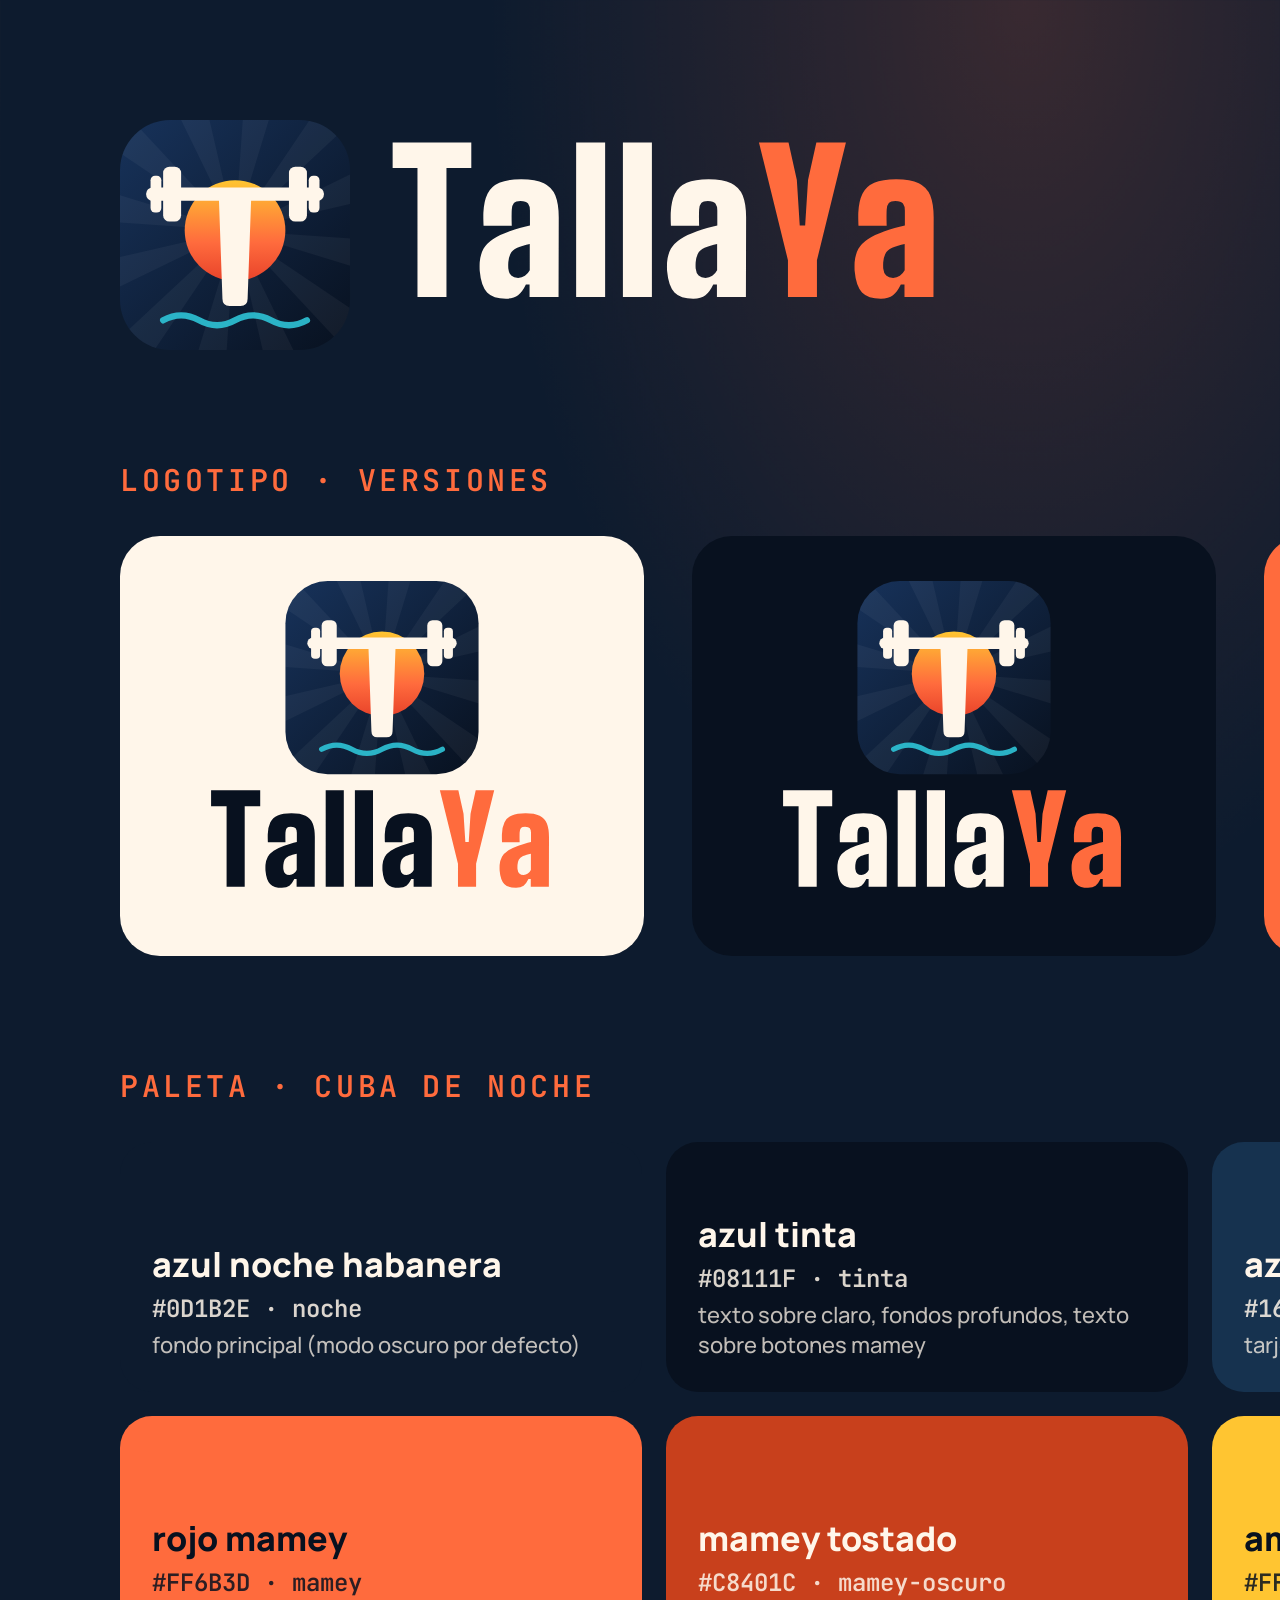
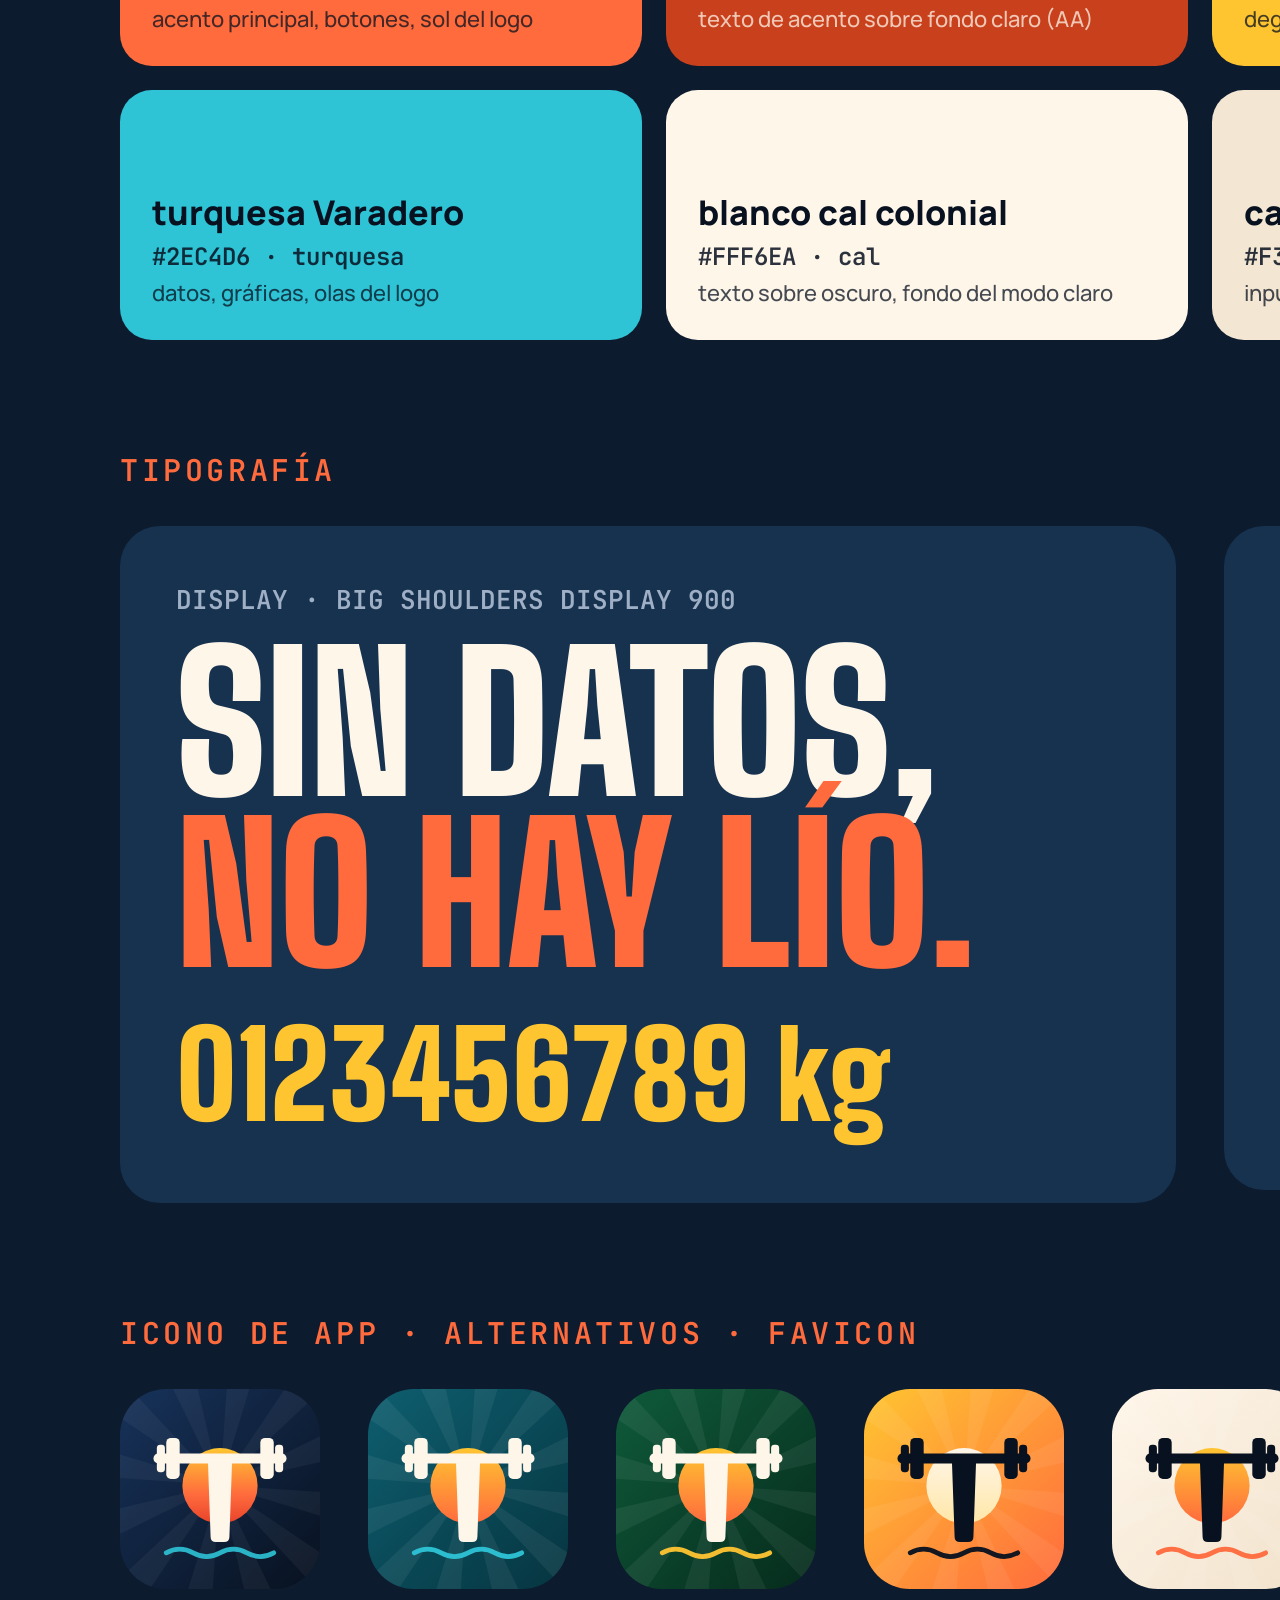
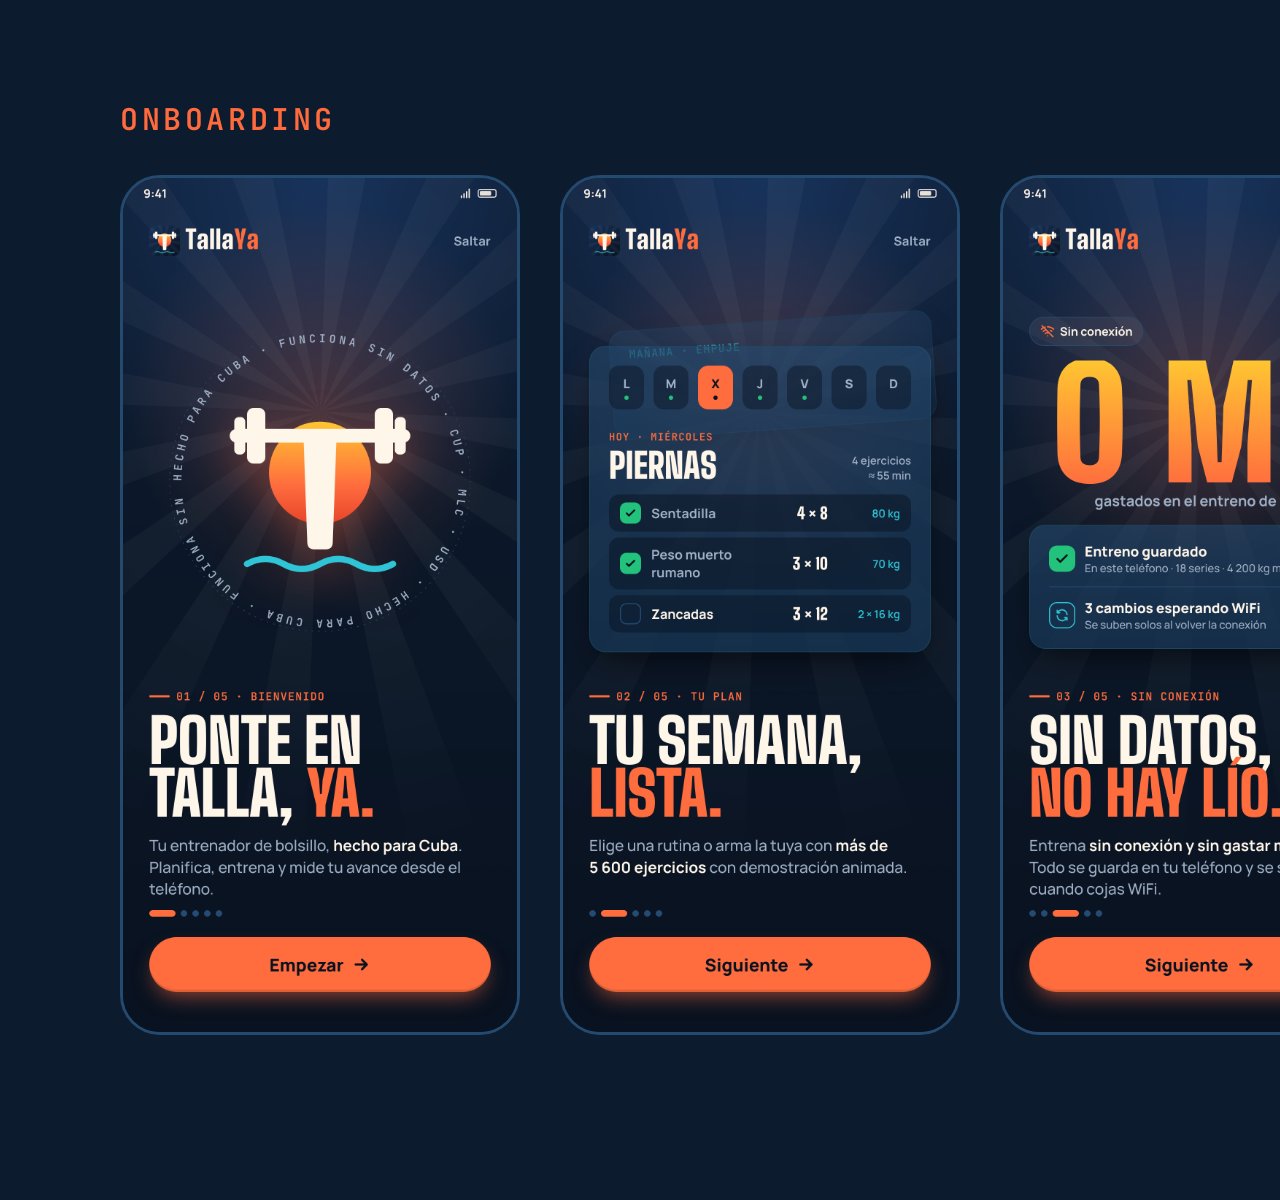
<file: brand/board/tallaya-brand-board.html>
<!doctype html><html lang="es-CU"><head><meta charset="utf-8"><title>TallaYa · tablero de marca</title><style>
@font-face{font-family:'Big Shoulders Display';src:url('../fonts/big-shoulders-display-latin-700-normal.woff2') format('woff2');font-weight:700;font-display:block}
@font-face{font-family:'Big Shoulders Display';src:url('../fonts/big-shoulders-display-latin-800-normal.woff2') format('woff2');font-weight:800;font-display:block}
@font-face{font-family:'Big Shoulders Display';src:url('../fonts/big-shoulders-display-latin-900-normal.woff2') format('woff2');font-weight:900;font-display:block}
@font-face{font-family:'Manrope';src:url('../fonts/manrope-latin-400-normal.woff2') format('woff2');font-weight:400;font-display:block}
@font-face{font-family:'Manrope';src:url('../fonts/manrope-latin-500-normal.woff2') format('woff2');font-weight:500;font-display:block}
@font-face{font-family:'Manrope';src:url('../fonts/manrope-latin-600-normal.woff2') format('woff2');font-weight:600;font-display:block}
@font-face{font-family:'Manrope';src:url('../fonts/manrope-latin-700-normal.woff2') format('woff2');font-weight:700;font-display:block}
@font-face{font-family:'Manrope';src:url('../fonts/manrope-latin-800-normal.woff2') format('woff2');font-weight:800;font-display:block}
@font-face{font-family:'JetBrains Mono';src:url('../fonts/jetbrains-mono-latin-600-normal.woff2') format('woff2');font-weight:600;font-display:block}
*{box-sizing:border-box;margin:0}
body{width:2400px;height:4400px;background:#0D1B2E;color:#FFF6EA;font-family:Manrope;padding:120px;overflow:hidden;
  background-image:radial-gradient(60% 30% at 80% 0%, rgba(255,107,61,.18), transparent 70%)}
h2{font:700 30px 'JetBrains Mono';letter-spacing:.12em;color:#FF6B3D;text-transform:uppercase;margin:0 0 36px}
.row{display:flex;gap:48px;align-items:center}
section{margin-top:110px}
.sw{height:250px;border-radius:32px;padding:32px;display:flex;flex-direction:column;justify-content:flex-end;gap:6px}
.sw b{font:800 34px Manrope}.sw span{font:600 24px 'JetBrains Mono';opacity:.85}.sw small{font:500 22px Manrope;opacity:.75}
.grid{display:grid;grid-template-columns:repeat(4,1fr);gap:24px}
.panel{border-radius:40px;padding:56px;flex:1}
</style></head><body>
<div class="row" style="justify-content:space-between">
  <img src="../svg/tallaya-horizontal-dark.svg" style="height:230px">
  <div style="text-align:right"><div style="font:900 120px/.9 'Big Shoulders Display';text-transform:uppercase">Ponte en talla, <span style="color:#FF6B3D">ya.</span></div>
  <div style="font:600 34px Manrope;color:#9FB0C6;margin-top:18px">App de fitness hecha para Cuba · Sistema de marca v1 · 2026</div></div>
</div>

<section><h2>Logotipo · versiones</h2><div class="row">
  <div class="panel" style="background:#FFF6EA;display:flex;align-items:center;justify-content:center;height:420px"><img src="../svg/tallaya-vertical-light.svg" style="height:330px"></div>
  <div class="panel" style="background:#08111F;display:flex;align-items:center;justify-content:center;height:420px"><img src="../svg/tallaya-vertical-dark.svg" style="height:330px"></div>
  <div class="panel" style="background:#FF6B3D;display:flex;align-items:center;justify-content:center;height:420px"><img src="../svg/tallaya-mark-mono-dark.svg" style="height:330px"></div>
  <div class="panel" style="background:#16324F;display:flex;align-items:center;justify-content:center;height:420px"><img src="../svg/tallaya-mark-mono-light.svg" style="height:330px"></div>
</div></section>

<section><h2>Paleta · Cuba de noche</h2><div class="grid"><div class="sw" style="background:#0D1B2E;color:#FFF6EA">
      <b>azul noche habanera</b><span>#0D1B2E · noche</span><small>fondo principal (modo oscuro por defecto)</small></div><div class="sw" style="background:#08111F;color:#FFF6EA">
      <b>azul tinta</b><span>#08111F · tinta</span><small>texto sobre claro, fondos profundos, texto sobre botones mamey</small></div><div class="sw" style="background:#16324F;color:#FFF6EA">
      <b>azul Malecón</b><span>#16324F · malecon</span><small>tarjetas y superficies sobre noche</small></div><div class="sw" style="background:#244A70;color:#FFF6EA">
      <b>azul Malecón claro</b><span>#244A70 · malecon-borde</span><small>bordes y divisores sobre noche</small></div><div class="sw" style="background:#FF6B3D;color:#08111F">
      <b>rojo mamey</b><span>#FF6B3D · mamey</span><small>acento principal, botones, sol del logo</small></div><div class="sw" style="background:#C8401C;color:#FFF6EA">
      <b>mamey tostado</b><span>#C8401C · mamey-oscuro</span><small>texto de acento sobre fondo claro (AA)</small></div><div class="sw" style="background:#FFC531;color:#08111F">
      <b>amarillo sol del poniente</b><span>#FFC531 · sol</span><small>degradado del sol, rachas, destacados</small></div><div class="sw" style="background:#22C27A;color:#08111F">
      <b>verde palma real</b><span>#22C27A · palma</span><small>progreso, récords, éxito</small></div><div class="sw" style="background:#2EC4D6;color:#08111F">
      <b>turquesa Varadero</b><span>#2EC4D6 · turquesa</span><small>datos, gráficas, olas del logo</small></div><div class="sw" style="background:#FFF6EA;color:#08111F">
      <b>blanco cal colonial</b><span>#FFF6EA · cal</span><small>texto sobre oscuro, fondo del modo claro</small></div><div class="sw" style="background:#F3E6D2;color:#08111F">
      <b>cal con sombra</b><span>#F3E6D2 · cal-hundida</span><small>inputs y celdas en modo claro</small></div><div class="sw" style="background:#9FB0C6;color:#08111F">
      <b>gris azulado</b><span>#9FB0C6 · texto-suave</span><small>texto secundario sobre noche</small></div></div></section>

<section><h2>Tipografía</h2><div class="row" style="align-items:flex-start">
  <div class="panel" style="background:#16324F">
    <div style="font:700 26px 'JetBrains Mono';color:#9FB0C6">DISPLAY · BIG SHOULDERS DISPLAY 900</div>
    <div style="font:900 190px/.9 'Big Shoulders Display';text-transform:uppercase;margin-top:20px">Sin datos,<br><span style="color:#FF6B3D">no hay lío.</span></div>
    <div style="font:900 120px 'Big Shoulders Display';color:#FFC531;margin-top:24px">0123456789 kg</div></div>
  <div class="panel" style="background:#16324F">
    <div style="font:700 26px 'JetBrains Mono';color:#9FB0C6">TEXTO · MANROPE 400 · 600 · 800</div>
    <div style="font:800 64px/1.15 Manrope;margin-top:24px">Tu entrenador de bolsillo, hecho para Cuba.</div>
    <div style="font:400 38px/1.5 Manrope;color:#9FB0C6;margin-top:24px">Entrena sin conexión y sin gastar megas. Todo se guarda en tu teléfono y se sincroniza cuando cojas WiFi. Áéíóú ñ ¿¡</div>
    <div style="font:700 26px 'JetBrains Mono';color:#9FB0C6;margin-top:44px">CÓDIGOS · JETBRAINS MONO 600</div>
    <div style="font:600 44px 'JetBrains Mono';color:#2EC4D6;margin-top:14px">TY-2026-0042 · 950,00 CUP</div></div>
</div></section>

<section><h2>Icono de app · alternativos · favicon</h2><div class="row"><img src="../svg/tallaya-app-icon.svg" style="width:200px;border-radius:46px"><img src="../svg/tallaya-app-icon-malecon.svg" style="width:200px;border-radius:46px"><img src="../svg/tallaya-app-icon-palma.svg" style="width:200px;border-radius:46px"><img src="../svg/tallaya-app-icon-sol.svg" style="width:200px;border-radius:46px"><img src="../svg/tallaya-app-icon-cal.svg" style="width:200px;border-radius:46px">
  <div style="margin-left:auto;display:flex;gap:28px;align-items:flex-end;background:#FFF6EA;padding:36px;border-radius:32px">
    <img src="../svg/tallaya-favicon.svg" style="width:16px"><img src="../svg/tallaya-favicon.svg" style="width:32px"><img src="../svg/tallaya-favicon.svg" style="width:48px"><img src="../svg/tallaya-favicon.svg" style="width:96px"></div>
</div></section>

<section><h2>Onboarding</h2><div class="row" style="gap:40px"><img src="../onboarding/tallaya-onboarding-1-bienvenida.png" style="width:400px;border-radius:40px;border:3px solid #244A70"><img src="../onboarding/tallaya-onboarding-2-plan.png" style="width:400px;border-radius:40px;border:3px solid #244A70"><img src="../onboarding/tallaya-onboarding-3-sin-datos.png" style="width:400px;border-radius:40px;border:3px solid #244A70"><img src="../onboarding/tallaya-onboarding-4-progreso.png" style="width:400px;border-radius:40px;border:3px solid #244A70"><img src="../onboarding/tallaya-onboarding-5-pagos.png" style="width:400px;border-radius:40px;border:3px solid #244A70"></div></section>
</body></html>
</file>
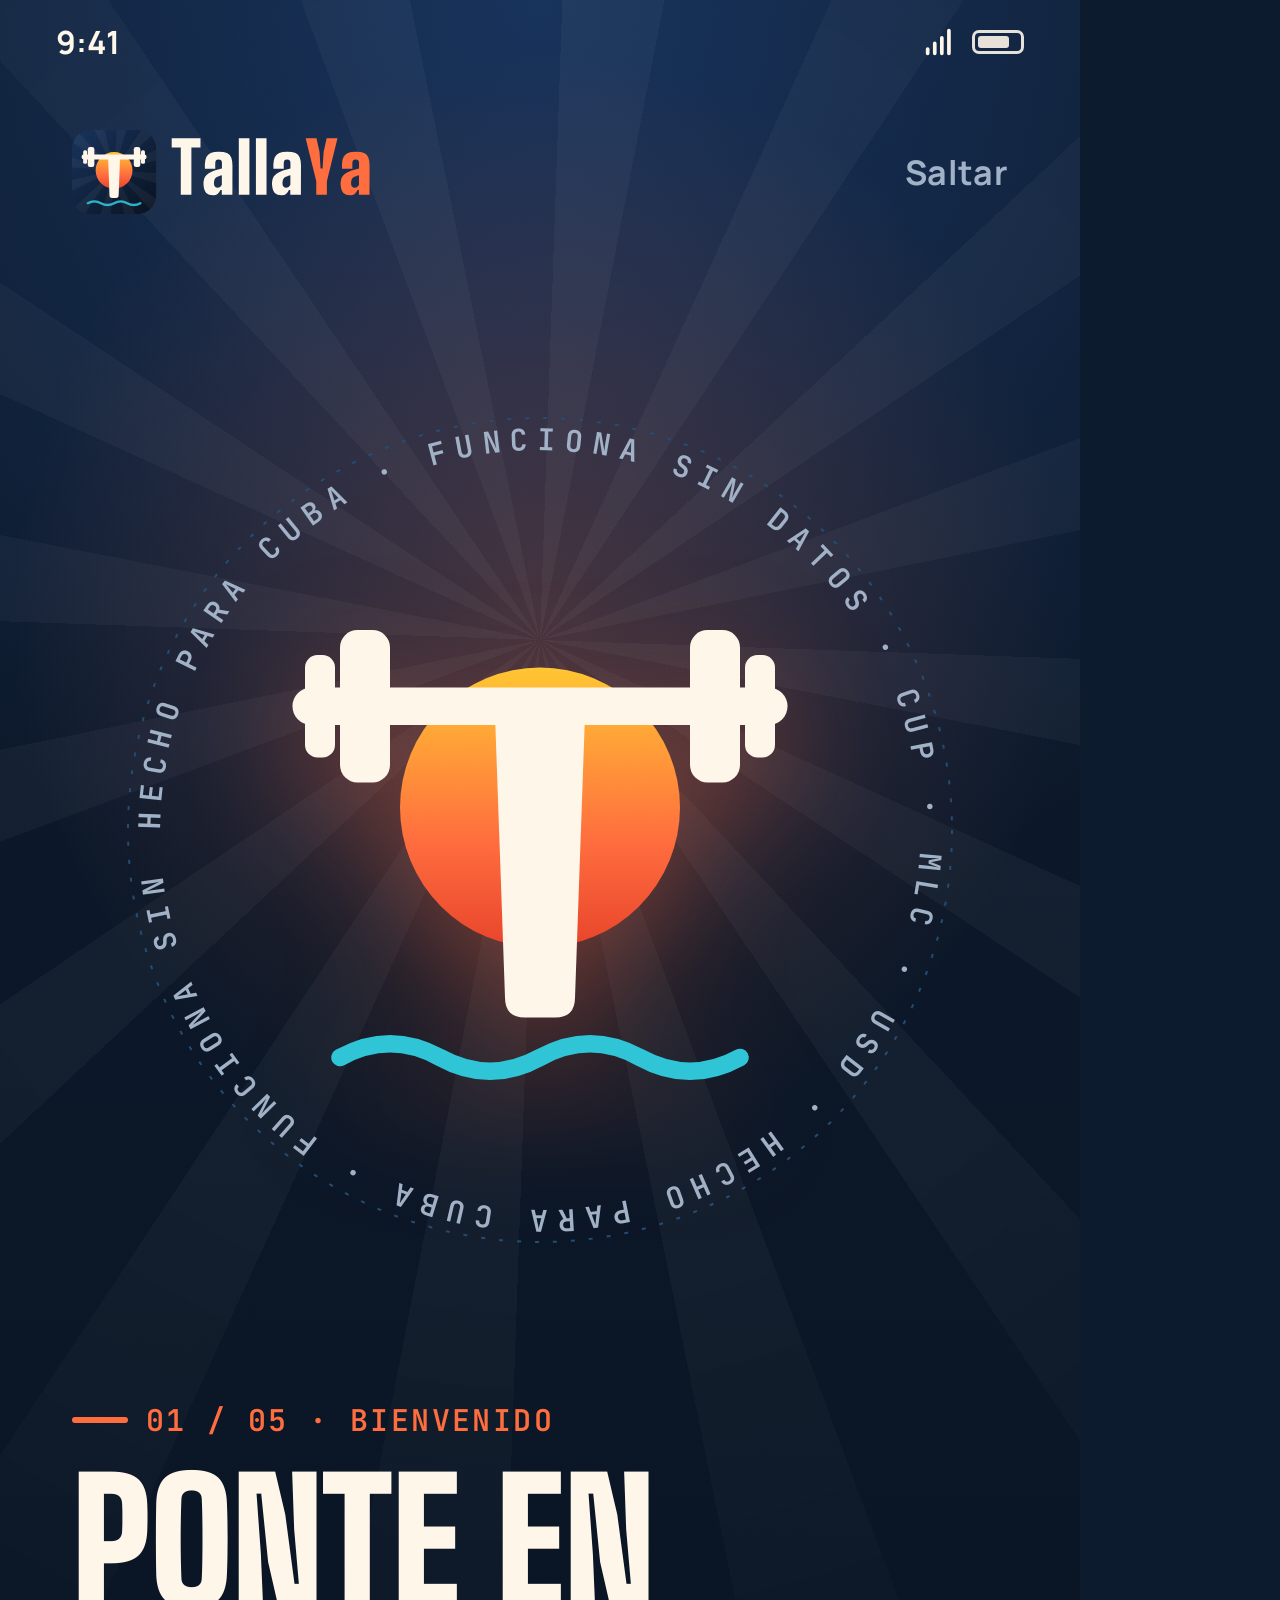
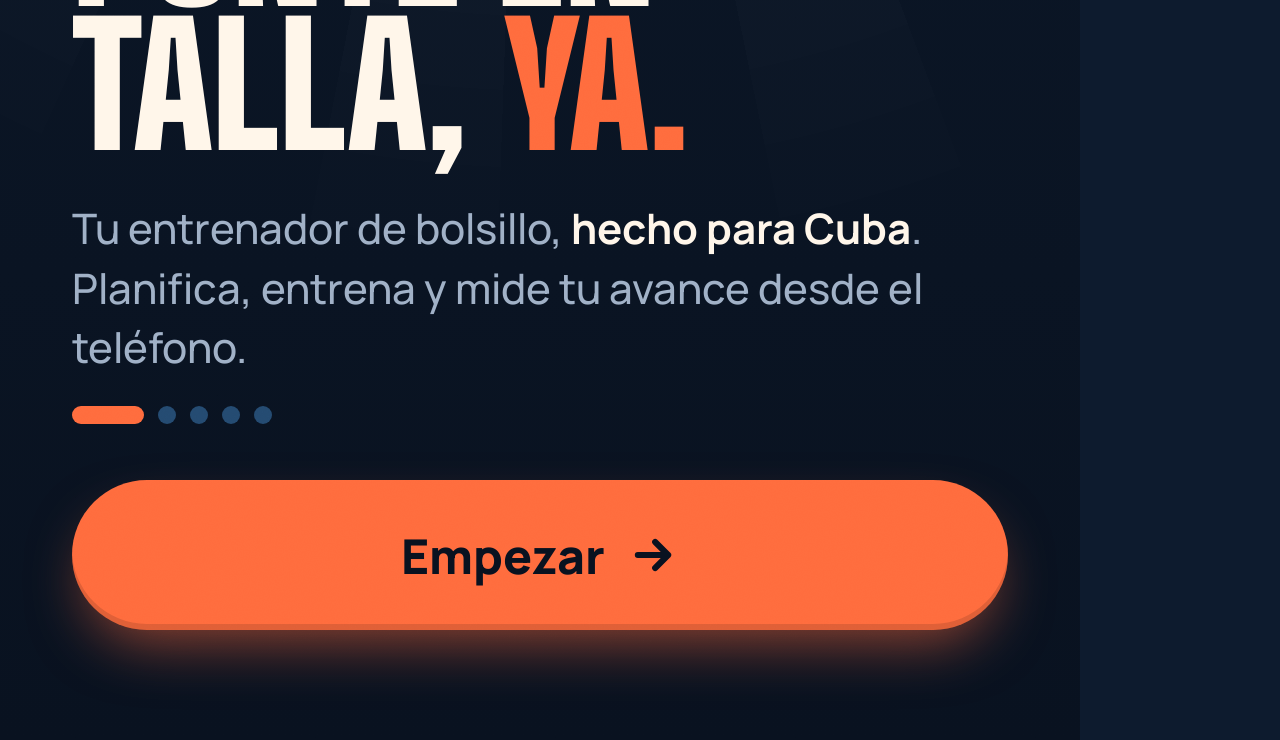
<file: brand/onboarding/tallaya-onboarding-1-bienvenida.html>
<!doctype html><html lang="es-CU"><head><meta charset="utf-8"><title>TallaYa · onboarding 1</title><style>
@font-face{font-family:'Big Shoulders Display';src:url('../fonts/big-shoulders-display-latin-700-normal.woff2') format('woff2');font-weight:700;font-display:block}
@font-face{font-family:'Big Shoulders Display';src:url('../fonts/big-shoulders-display-latin-800-normal.woff2') format('woff2');font-weight:800;font-display:block}
@font-face{font-family:'Big Shoulders Display';src:url('../fonts/big-shoulders-display-latin-900-normal.woff2') format('woff2');font-weight:900;font-display:block}
@font-face{font-family:'Manrope';src:url('../fonts/manrope-latin-400-normal.woff2') format('woff2');font-weight:400;font-display:block}
@font-face{font-family:'Manrope';src:url('../fonts/manrope-latin-500-normal.woff2') format('woff2');font-weight:500;font-display:block}
@font-face{font-family:'Manrope';src:url('../fonts/manrope-latin-600-normal.woff2') format('woff2');font-weight:600;font-display:block}
@font-face{font-family:'Manrope';src:url('../fonts/manrope-latin-700-normal.woff2') format('woff2');font-weight:700;font-display:block}
@font-face{font-family:'Manrope';src:url('../fonts/manrope-latin-800-normal.woff2') format('woff2');font-weight:800;font-display:block}
@font-face{font-family:'JetBrains Mono';src:url('../fonts/jetbrains-mono-latin-600-normal.woff2') format('woff2');font-weight:600;font-display:block}
:root{--noche:#0D1B2E;--tinta:#08111F;--malecon:#16324F;--borde:#244A70;--mamey:#FF6B3D;
--sol:#FFC531;--palma:#22C27A;--turquesa:#2EC4D6;--cal:#FFF6EA;--suave:#9FB0C6}
*{box-sizing:border-box;margin:0;padding:0}
html,body{width:1080px;height:2340px;overflow:hidden;background:var(--noche)}
body{font-family:Manrope,sans-serif;color:var(--cal);position:relative}
.sky{position:absolute;inset:0;background:
  radial-gradient(70% 34% at 50% 26%, rgba(255,107,61,.22), transparent 70%),
  radial-gradient(120% 60% at 50% 0%, #17325A 0%, transparent 70%),
  linear-gradient(180deg, var(--noche) 0%, var(--tinta) 100%)}
.rays{position:absolute;left:50%;top:640px;width:3000px;height:3000px;margin:-1500px 0 0 -1500px;
  background:repeating-conic-gradient(from 2deg, rgba(255,255,255,.035) 0 9deg, transparent 9deg 22.5deg);
  -webkit-mask:radial-gradient(circle, #000 0 30%, transparent 62%)}
.grain{position:absolute;inset:0;background:url("data:image/svg+xml,%3Csvg xmlns='http://www.w3.org/2000/svg' width='240' height='240'%3E%3Cfilter id='n'%3E%3CfeTurbulence type='fractalNoise' baseFrequency='.85' numOctaves='3' stitchTiles='stitch'/%3E%3CfeColorMatrix values='0 0 0 0 1 0 0 0 0 1 0 0 0 0 1 0 0 0 .55 0'/%3E%3C/filter%3E%3Crect width='100%25' height='100%25' filter='url(%23n)'/%3E%3C/svg%3E");opacity:.07;mix-blend-mode:overlay}
.status{position:absolute;top:0;left:0;right:0;height:84px;display:flex;justify-content:space-between;align-items:center;
  padding:0 56px;font:700 32px Manrope;color:var(--cal)}
.status i{display:inline-block;width:52px;height:24px;border:3px solid var(--cal);border-radius:7px;position:relative;opacity:.9}
.status i:after{content:'';position:absolute;inset:3px;right:12px;background:var(--cal);border-radius:3px}
.top{position:absolute;top:130px;left:72px;right:72px;display:flex;justify-content:space-between;align-items:center}
.top img{height:84px}
.skip{font:700 34px Manrope;color:var(--suave);letter-spacing:.01em}
.art{position:absolute;top:290px;left:0;right:0;height:1080px;display:flex;align-items:center;justify-content:center}
.copy{position:absolute;left:72px;right:72px;top:1400px}
.kicker{font:600 30px 'JetBrains Mono';color:var(--mamey);letter-spacing:.08em;text-transform:uppercase;display:flex;gap:18px;align-items:center}
.kicker:before{content:'';width:56px;height:6px;background:var(--mamey);border-radius:3px}
h1{font:900 168px/.86 'Big Shoulders Display';text-transform:uppercase;letter-spacing:-.005em;margin-top:30px}
h1 em{font-style:normal;color:var(--mamey)}
p.body{font:500 42px/1.42 Manrope;color:var(--suave);margin-top:40px;max-width:900px}
p.body b{color:var(--cal);font-weight:700}
.bottom{position:absolute;left:72px;right:72px;bottom:110px}
.dots{display:flex;gap:14px;margin-bottom:56px}
.dot{width:18px;height:18px;border-radius:9px;background:var(--borde)}
.dot.on{width:72px;background:var(--mamey)}
.cta{height:150px;border-radius:999px;background:var(--mamey);color:var(--tinta);display:flex;align-items:center;justify-content:center;
  gap:22px;font:800 48px Manrope;box-shadow:0 26px 60px -18px rgba(255,107,61,.6), inset 0 -6px 0 rgba(0,0,0,.12)}
.foot{text-align:center;font:600 32px Manrope;color:var(--suave);margin-top:34px}
.card{background:linear-gradient(180deg, rgba(36,74,112,.55), rgba(22,50,79,.85));border:2px solid rgba(46,196,214,.14);
  border-radius:44px;box-shadow:0 40px 90px -30px rgba(0,0,0,.7)}
.chip{display:inline-flex;align-items:center;gap:14px;border-radius:999px;padding:16px 28px;font:700 32px Manrope;
  background:rgba(255,246,234,.06);border:2px solid var(--borde)}
.num{font-family:'Big Shoulders Display';font-weight:900;font-variant-numeric:tabular-nums}
</style></head><body>
<div class="sky"></div><div class="rays"></div>
<div class="status"><span>9:41</span><span style="display:flex;gap:16px;align-items:center"><svg width="34" height="34" viewBox="0 0 24 24" fill="none" stroke="#FFF6EA" stroke-width="2.6" stroke-linecap="round" stroke-linejoin="round"><path d="M4 20v-3M9 20v-7M14 20v-11M19 20V4" /></svg><i></i></span></div>
<div class="top"><img src="../svg/tallaya-horizontal-dark.svg" alt="TallaYa"><span class="skip">Saltar</span></div>
<div class="art"><div style="position:relative;width:860px;height:860px">
        <svg viewBox="0 0 860 860" width="860" height="860" style="position:absolute;inset:0">
          <defs><path id="c" d="M430 430 m-380 0 a380 380 0 1 1 760 0 a380 380 0 1 1 -760 0"/></defs>
          <circle cx="430" cy="430" r="412" fill="none" stroke="#244A70" stroke-width="2" stroke-dasharray="4 14"/>
          <text font-family="JetBrains Mono" font-weight="600" font-size="30" letter-spacing="9" fill="#9FB0C6">
            <textPath href="#c">HECHO PARA CUBA · FUNCIONA SIN DATOS · CUP · MLC · USD · HECHO PARA CUBA · FUNCIONA SIN DATOS ·</textPath></text>
        </svg>
        <img src="../svg/tallaya-symbol-dark.svg" style="position:absolute;left:110px;top:100px;width:640px;filter:drop-shadow(0 40px 60px rgba(255,107,61,.35))">
      </div></div>
<div class="copy" style="top:1400px"><div class="kicker">01 / 05 · Bienvenido</div>
<h1>Ponte en<br>talla, <em>ya.</em></h1><p class="body">Tu entrenador de bolsillo, <b>hecho para Cuba</b>. Planifica, entrena y mide tu avance desde el teléfono.</p></div>
<div class="bottom"><div class="dots"><span class="dot on"></span><span class="dot"></span><span class="dot"></span><span class="dot"></span><span class="dot"></span></div><div class="cta">Empezar <svg width="52" height="52" viewBox="0 0 24 24" fill="none" stroke="#08111F" stroke-width="2.8" stroke-linecap="round" stroke-linejoin="round"><path d="M5 12h14M13 6l6 6-6 6" /></svg></div></div>
<div class="grain"></div>
</body></html>
</file>
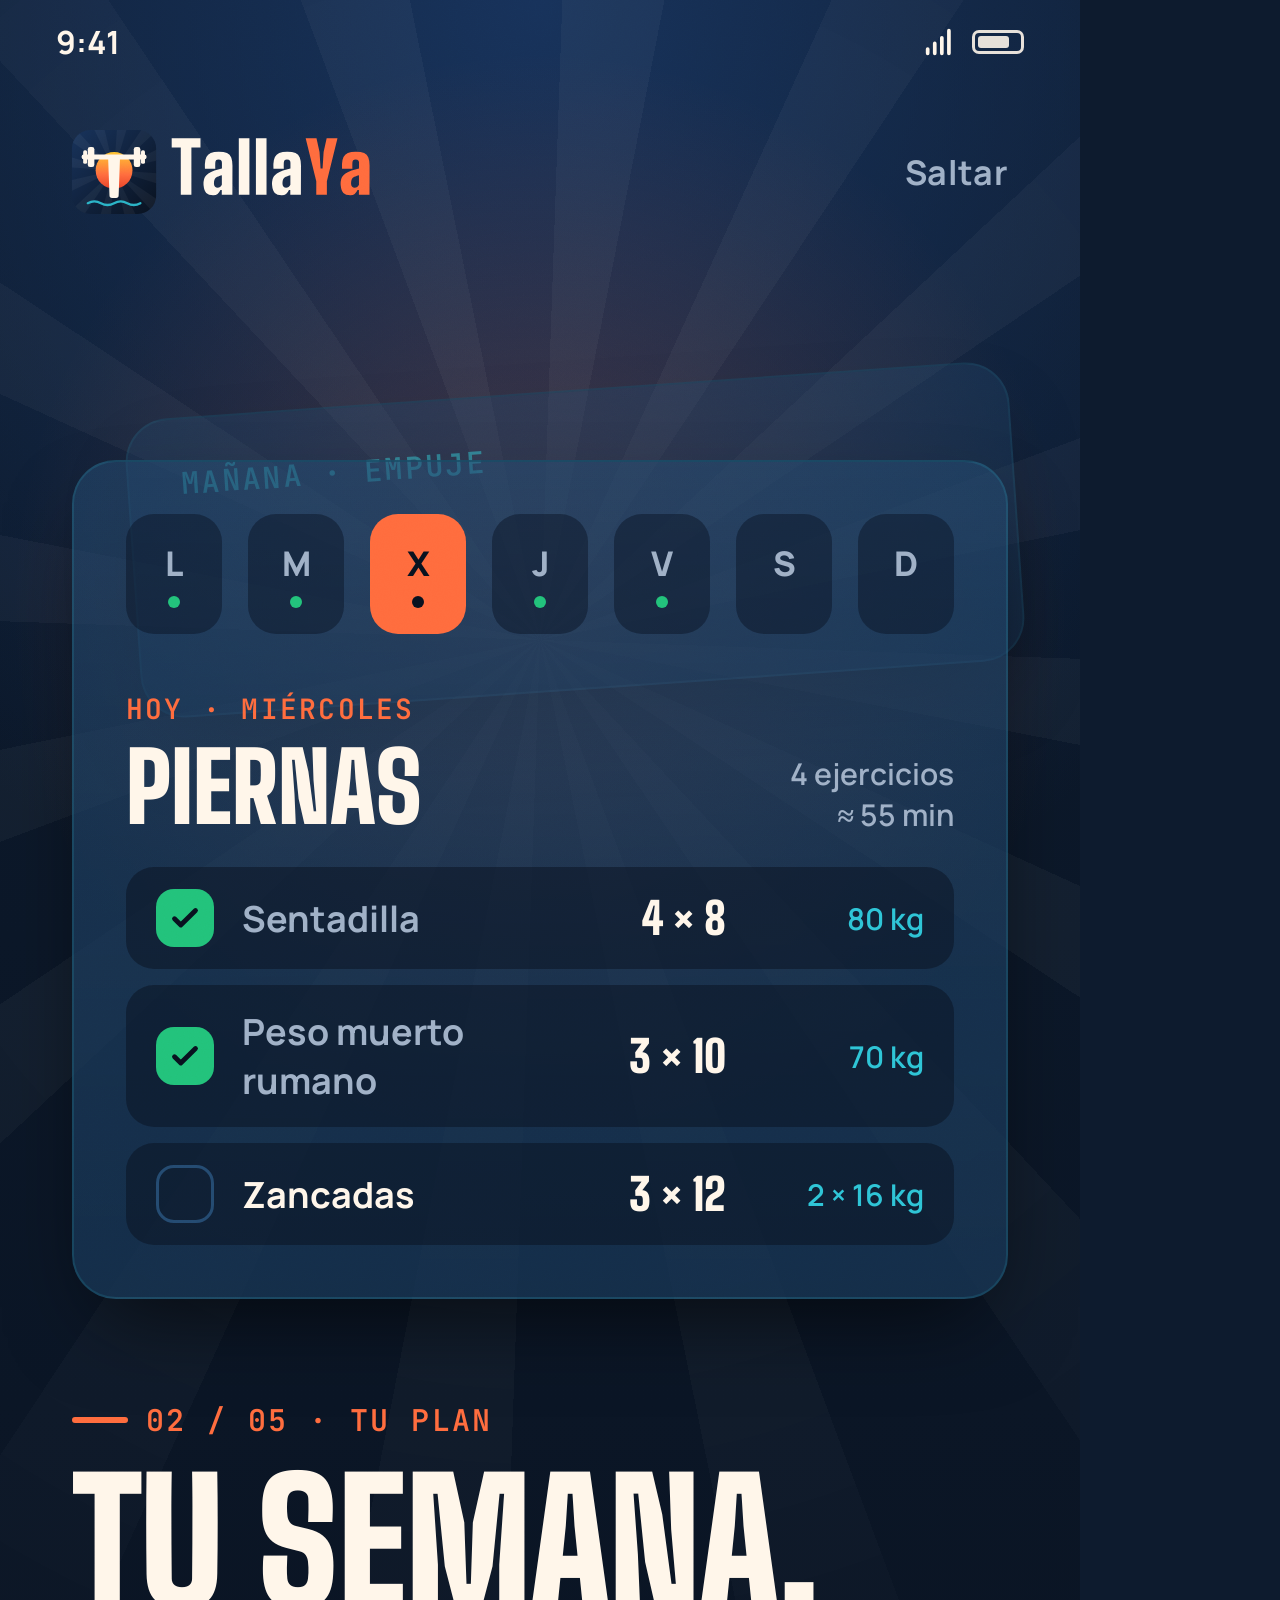
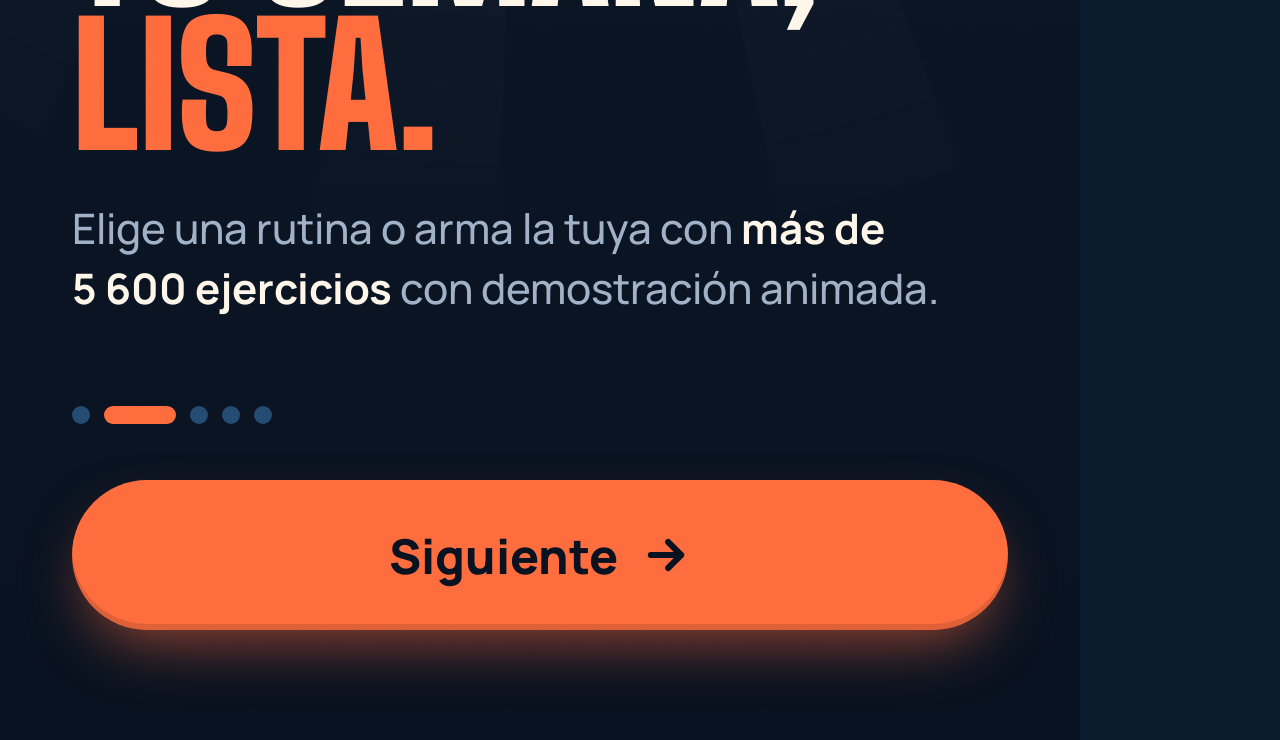
<file: brand/onboarding/tallaya-onboarding-2-plan.html>
<!doctype html><html lang="es-CU"><head><meta charset="utf-8"><title>TallaYa · onboarding 2</title><style>
@font-face{font-family:'Big Shoulders Display';src:url('../fonts/big-shoulders-display-latin-700-normal.woff2') format('woff2');font-weight:700;font-display:block}
@font-face{font-family:'Big Shoulders Display';src:url('../fonts/big-shoulders-display-latin-800-normal.woff2') format('woff2');font-weight:800;font-display:block}
@font-face{font-family:'Big Shoulders Display';src:url('../fonts/big-shoulders-display-latin-900-normal.woff2') format('woff2');font-weight:900;font-display:block}
@font-face{font-family:'Manrope';src:url('../fonts/manrope-latin-400-normal.woff2') format('woff2');font-weight:400;font-display:block}
@font-face{font-family:'Manrope';src:url('../fonts/manrope-latin-500-normal.woff2') format('woff2');font-weight:500;font-display:block}
@font-face{font-family:'Manrope';src:url('../fonts/manrope-latin-600-normal.woff2') format('woff2');font-weight:600;font-display:block}
@font-face{font-family:'Manrope';src:url('../fonts/manrope-latin-700-normal.woff2') format('woff2');font-weight:700;font-display:block}
@font-face{font-family:'Manrope';src:url('../fonts/manrope-latin-800-normal.woff2') format('woff2');font-weight:800;font-display:block}
@font-face{font-family:'JetBrains Mono';src:url('../fonts/jetbrains-mono-latin-600-normal.woff2') format('woff2');font-weight:600;font-display:block}
:root{--noche:#0D1B2E;--tinta:#08111F;--malecon:#16324F;--borde:#244A70;--mamey:#FF6B3D;
--sol:#FFC531;--palma:#22C27A;--turquesa:#2EC4D6;--cal:#FFF6EA;--suave:#9FB0C6}
*{box-sizing:border-box;margin:0;padding:0}
html,body{width:1080px;height:2340px;overflow:hidden;background:var(--noche)}
body{font-family:Manrope,sans-serif;color:var(--cal);position:relative}
.sky{position:absolute;inset:0;background:
  radial-gradient(70% 34% at 50% 26%, rgba(255,107,61,.22), transparent 70%),
  radial-gradient(120% 60% at 50% 0%, #17325A 0%, transparent 70%),
  linear-gradient(180deg, var(--noche) 0%, var(--tinta) 100%)}
.rays{position:absolute;left:50%;top:640px;width:3000px;height:3000px;margin:-1500px 0 0 -1500px;
  background:repeating-conic-gradient(from 2deg, rgba(255,255,255,.035) 0 9deg, transparent 9deg 22.5deg);
  -webkit-mask:radial-gradient(circle, #000 0 30%, transparent 62%)}
.grain{position:absolute;inset:0;background:url("data:image/svg+xml,%3Csvg xmlns='http://www.w3.org/2000/svg' width='240' height='240'%3E%3Cfilter id='n'%3E%3CfeTurbulence type='fractalNoise' baseFrequency='.85' numOctaves='3' stitchTiles='stitch'/%3E%3CfeColorMatrix values='0 0 0 0 1 0 0 0 0 1 0 0 0 0 1 0 0 0 .55 0'/%3E%3C/filter%3E%3Crect width='100%25' height='100%25' filter='url(%23n)'/%3E%3C/svg%3E");opacity:.07;mix-blend-mode:overlay}
.status{position:absolute;top:0;left:0;right:0;height:84px;display:flex;justify-content:space-between;align-items:center;
  padding:0 56px;font:700 32px Manrope;color:var(--cal)}
.status i{display:inline-block;width:52px;height:24px;border:3px solid var(--cal);border-radius:7px;position:relative;opacity:.9}
.status i:after{content:'';position:absolute;inset:3px;right:12px;background:var(--cal);border-radius:3px}
.top{position:absolute;top:130px;left:72px;right:72px;display:flex;justify-content:space-between;align-items:center}
.top img{height:84px}
.skip{font:700 34px Manrope;color:var(--suave);letter-spacing:.01em}
.art{position:absolute;top:290px;left:0;right:0;height:1080px;display:flex;align-items:center;justify-content:center}
.copy{position:absolute;left:72px;right:72px;top:1400px}
.kicker{font:600 30px 'JetBrains Mono';color:var(--mamey);letter-spacing:.08em;text-transform:uppercase;display:flex;gap:18px;align-items:center}
.kicker:before{content:'';width:56px;height:6px;background:var(--mamey);border-radius:3px}
h1{font:900 168px/.86 'Big Shoulders Display';text-transform:uppercase;letter-spacing:-.005em;margin-top:30px}
h1 em{font-style:normal;color:var(--mamey)}
p.body{font:500 42px/1.42 Manrope;color:var(--suave);margin-top:40px;max-width:900px}
p.body b{color:var(--cal);font-weight:700}
.bottom{position:absolute;left:72px;right:72px;bottom:110px}
.dots{display:flex;gap:14px;margin-bottom:56px}
.dot{width:18px;height:18px;border-radius:9px;background:var(--borde)}
.dot.on{width:72px;background:var(--mamey)}
.cta{height:150px;border-radius:999px;background:var(--mamey);color:var(--tinta);display:flex;align-items:center;justify-content:center;
  gap:22px;font:800 48px Manrope;box-shadow:0 26px 60px -18px rgba(255,107,61,.6), inset 0 -6px 0 rgba(0,0,0,.12)}
.foot{text-align:center;font:600 32px Manrope;color:var(--suave);margin-top:34px}
.card{background:linear-gradient(180deg, rgba(36,74,112,.55), rgba(22,50,79,.85));border:2px solid rgba(46,196,214,.14);
  border-radius:44px;box-shadow:0 40px 90px -30px rgba(0,0,0,.7)}
.chip{display:inline-flex;align-items:center;gap:14px;border-radius:999px;padding:16px 28px;font:700 32px Manrope;
  background:rgba(255,246,234,.06);border:2px solid var(--borde)}
.num{font-family:'Big Shoulders Display';font-weight:900;font-variant-numeric:tabular-nums}
</style></head><body>
<div class="sky"></div><div class="rays"></div>
<div class="status"><span>9:41</span><span style="display:flex;gap:16px;align-items:center"><svg width="34" height="34" viewBox="0 0 24 24" fill="none" stroke="#FFF6EA" stroke-width="2.6" stroke-linecap="round" stroke-linejoin="round"><path d="M4 20v-3M9 20v-7M14 20v-11M19 20V4" /></svg><i></i></span></div>
<div class="top"><img src="../svg/tallaya-horizontal-dark.svg" alt="TallaYa"><span class="skip">Saltar</span></div>
<div class="art"><div style="position:relative;width:936px;height:960px">
        <div class="card" style="position:absolute;left:60px;right:-10px;top:40px;height:300px;transform:rotate(-4deg);opacity:.55;padding:44px 52px">
          <div style="font:700 30px 'JetBrains Mono';color:#2EC4D6;letter-spacing:.08em">MAÑANA · EMPUJE</div></div>
        <div class="card" style="position:absolute;left:0;right:0;top:110px;padding:52px">
          <div style="display:flex;justify-content:space-between"><div style="width:96px;height:120px;border-radius:28px;display:flex;flex-direction:column;align-items:center;justify-content:center;gap:10px;
            background:rgba(8,17,31,.45);color:#9FB0C6">
            <span style="font:800 34px Manrope">L</span><span style="width:12px;height:12px;border-radius:6px;background:#22C27A"></span></div><div style="width:96px;height:120px;border-radius:28px;display:flex;flex-direction:column;align-items:center;justify-content:center;gap:10px;
            background:rgba(8,17,31,.45);color:#9FB0C6">
            <span style="font:800 34px Manrope">M</span><span style="width:12px;height:12px;border-radius:6px;background:#22C27A"></span></div><div style="width:96px;height:120px;border-radius:28px;display:flex;flex-direction:column;align-items:center;justify-content:center;gap:10px;
            background:#FF6B3D;color:#08111F">
            <span style="font:800 34px Manrope">X</span><span style="width:12px;height:12px;border-radius:6px;background:#08111F"></span></div><div style="width:96px;height:120px;border-radius:28px;display:flex;flex-direction:column;align-items:center;justify-content:center;gap:10px;
            background:rgba(8,17,31,.45);color:#9FB0C6">
            <span style="font:800 34px Manrope">J</span><span style="width:12px;height:12px;border-radius:6px;background:#22C27A"></span></div><div style="width:96px;height:120px;border-radius:28px;display:flex;flex-direction:column;align-items:center;justify-content:center;gap:10px;
            background:rgba(8,17,31,.45);color:#9FB0C6">
            <span style="font:800 34px Manrope">V</span><span style="width:12px;height:12px;border-radius:6px;background:#22C27A"></span></div><div style="width:96px;height:120px;border-radius:28px;display:flex;flex-direction:column;align-items:center;justify-content:center;gap:10px;
            background:rgba(8,17,31,.45);color:#9FB0C6">
            <span style="font:800 34px Manrope">S</span><span style="width:12px;height:12px;border-radius:6px;background:transparent"></span></div><div style="width:96px;height:120px;border-radius:28px;display:flex;flex-direction:column;align-items:center;justify-content:center;gap:10px;
            background:rgba(8,17,31,.45);color:#9FB0C6">
            <span style="font:800 34px Manrope">D</span><span style="width:12px;height:12px;border-radius:6px;background:transparent"></span></div></div>
          <div style="display:flex;justify-content:space-between;align-items:flex-end;margin-top:56px">
            <div><div style="font:700 28px 'JetBrains Mono';color:#FF6B3D;letter-spacing:.08em">HOY · MIÉRCOLES</div>
            <div style="font:900 96px/1 'Big Shoulders Display';text-transform:uppercase;margin-top:12px">Piernas</div></div>
            <div style="font:600 30px Manrope;color:#9FB0C6;text-align:right">4 ejercicios<br>≈ 55 min</div></div>
          <div style="margin-top:32px;display:flex;flex-direction:column;gap:16px">
            <div style="display:flex;align-items:center;gap:28px;padding:22px 30px;border-radius:28px;background:rgba(8,17,31,.5)">
              <span style="width:58px;height:58px;border-radius:18px;display:flex;align-items:center;justify-content:center;background:#22C27A"><svg width="36" height="36" viewBox="0 0 24 24" fill="none" stroke="#08111F" stroke-width="3.2" stroke-linecap="round" stroke-linejoin="round"><path d="M5 12.5l4.2 4.2L19 7" /></svg></span>
              <span style="flex:1;font:700 36px Manrope;color:#9FB0C6">Sentadilla</span>
              <span class="num" style="font-size:44px;color:#FFF6EA">4 × 8</span>
              <span style="font:600 30px Manrope;color:#2EC4D6;width:170px;text-align:right">80 kg</span></div>
            <div style="display:flex;align-items:center;gap:28px;padding:22px 30px;border-radius:28px;background:rgba(8,17,31,.5)">
              <span style="width:58px;height:58px;border-radius:18px;display:flex;align-items:center;justify-content:center;background:#22C27A"><svg width="36" height="36" viewBox="0 0 24 24" fill="none" stroke="#08111F" stroke-width="3.2" stroke-linecap="round" stroke-linejoin="round"><path d="M5 12.5l4.2 4.2L19 7" /></svg></span>
              <span style="flex:1;font:700 36px Manrope;color:#9FB0C6">Peso muerto rumano</span>
              <span class="num" style="font-size:44px;color:#FFF6EA">3 × 10</span>
              <span style="font:600 30px Manrope;color:#2EC4D6;width:170px;text-align:right">70 kg</span></div>
            <div style="display:flex;align-items:center;gap:28px;padding:22px 30px;border-radius:28px;background:rgba(8,17,31,.5)">
              <span style="width:58px;height:58px;border-radius:18px;display:flex;align-items:center;justify-content:center;border:3px solid #244A70"></span>
              <span style="flex:1;font:700 36px Manrope;">Zancadas</span>
              <span class="num" style="font-size:44px;color:#FFF6EA">3 × 12</span>
              <span style="font:600 30px Manrope;color:#2EC4D6;width:170px;text-align:right">2 × 16 kg</span></div></div>
        </div></div></div>
<div class="copy" style="top:1400px"><div class="kicker">02 / 05 · Tu plan</div>
<h1>Tu semana,<br><em>lista.</em></h1><p class="body">Elige una rutina o arma la tuya con <b>más de 5&nbsp;600 ejercicios</b> con demostración animada.</p></div>
<div class="bottom"><div class="dots"><span class="dot"></span><span class="dot on"></span><span class="dot"></span><span class="dot"></span><span class="dot"></span></div><div class="cta">Siguiente <svg width="52" height="52" viewBox="0 0 24 24" fill="none" stroke="#08111F" stroke-width="2.8" stroke-linecap="round" stroke-linejoin="round"><path d="M5 12h14M13 6l6 6-6 6" /></svg></div></div>
<div class="grain"></div>
</body></html>
</file>
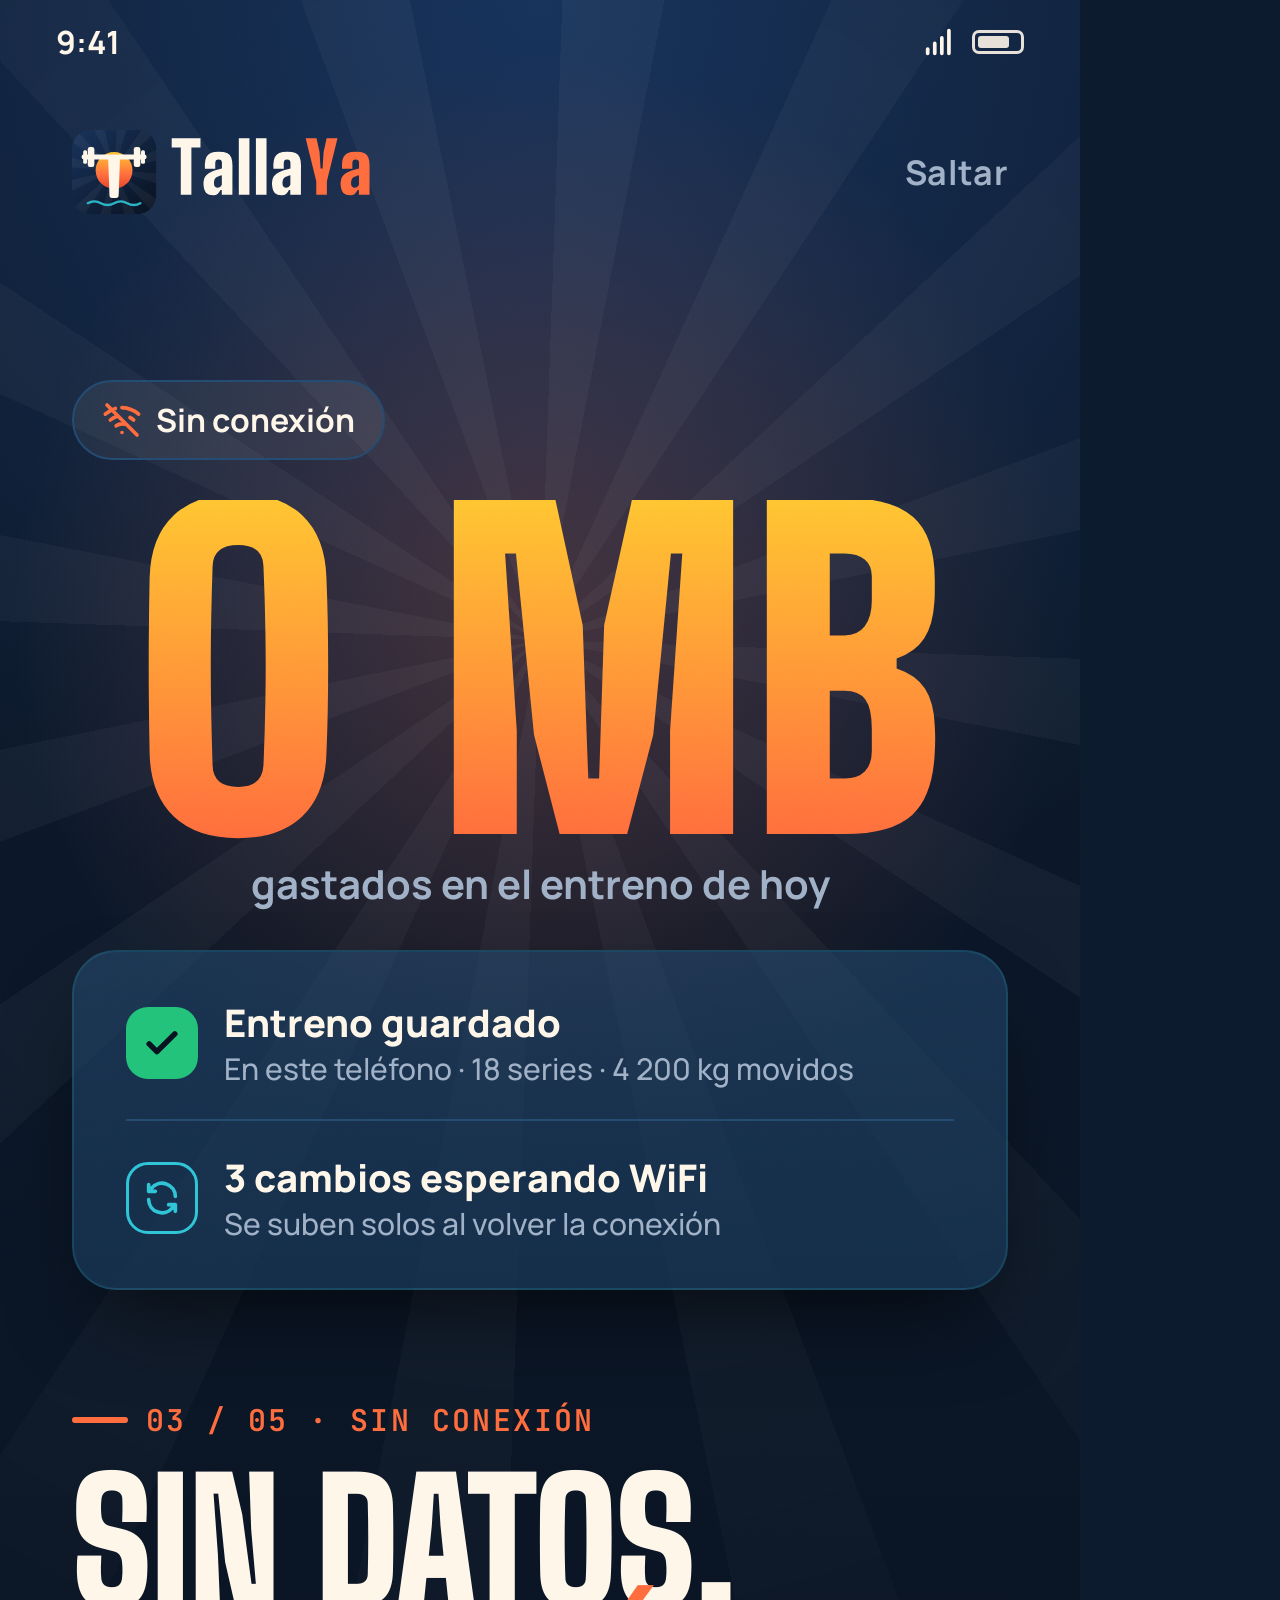
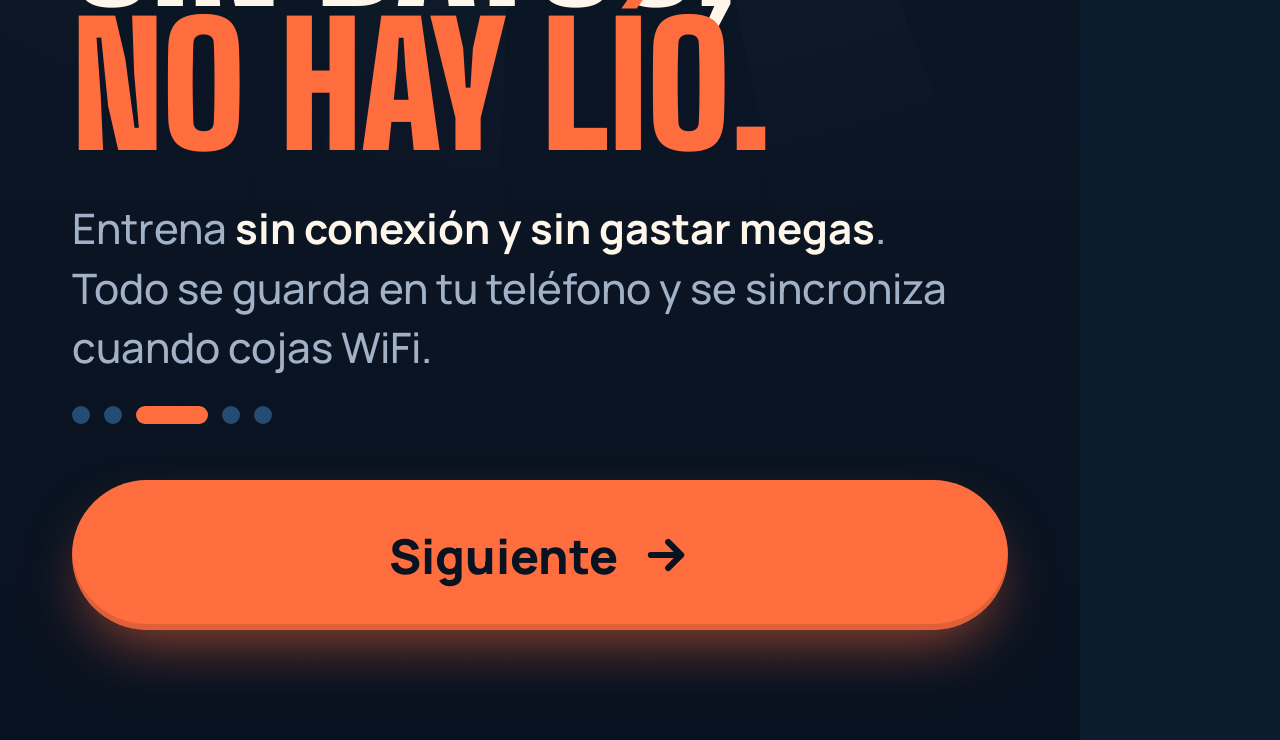
<file: brand/onboarding/tallaya-onboarding-3-sin-datos.html>
<!doctype html><html lang="es-CU"><head><meta charset="utf-8"><title>TallaYa · onboarding 3</title><style>
@font-face{font-family:'Big Shoulders Display';src:url('../fonts/big-shoulders-display-latin-700-normal.woff2') format('woff2');font-weight:700;font-display:block}
@font-face{font-family:'Big Shoulders Display';src:url('../fonts/big-shoulders-display-latin-800-normal.woff2') format('woff2');font-weight:800;font-display:block}
@font-face{font-family:'Big Shoulders Display';src:url('../fonts/big-shoulders-display-latin-900-normal.woff2') format('woff2');font-weight:900;font-display:block}
@font-face{font-family:'Manrope';src:url('../fonts/manrope-latin-400-normal.woff2') format('woff2');font-weight:400;font-display:block}
@font-face{font-family:'Manrope';src:url('../fonts/manrope-latin-500-normal.woff2') format('woff2');font-weight:500;font-display:block}
@font-face{font-family:'Manrope';src:url('../fonts/manrope-latin-600-normal.woff2') format('woff2');font-weight:600;font-display:block}
@font-face{font-family:'Manrope';src:url('../fonts/manrope-latin-700-normal.woff2') format('woff2');font-weight:700;font-display:block}
@font-face{font-family:'Manrope';src:url('../fonts/manrope-latin-800-normal.woff2') format('woff2');font-weight:800;font-display:block}
@font-face{font-family:'JetBrains Mono';src:url('../fonts/jetbrains-mono-latin-600-normal.woff2') format('woff2');font-weight:600;font-display:block}
:root{--noche:#0D1B2E;--tinta:#08111F;--malecon:#16324F;--borde:#244A70;--mamey:#FF6B3D;
--sol:#FFC531;--palma:#22C27A;--turquesa:#2EC4D6;--cal:#FFF6EA;--suave:#9FB0C6}
*{box-sizing:border-box;margin:0;padding:0}
html,body{width:1080px;height:2340px;overflow:hidden;background:var(--noche)}
body{font-family:Manrope,sans-serif;color:var(--cal);position:relative}
.sky{position:absolute;inset:0;background:
  radial-gradient(70% 34% at 50% 26%, rgba(255,107,61,.22), transparent 70%),
  radial-gradient(120% 60% at 50% 0%, #17325A 0%, transparent 70%),
  linear-gradient(180deg, var(--noche) 0%, var(--tinta) 100%)}
.rays{position:absolute;left:50%;top:640px;width:3000px;height:3000px;margin:-1500px 0 0 -1500px;
  background:repeating-conic-gradient(from 2deg, rgba(255,255,255,.035) 0 9deg, transparent 9deg 22.5deg);
  -webkit-mask:radial-gradient(circle, #000 0 30%, transparent 62%)}
.grain{position:absolute;inset:0;background:url("data:image/svg+xml,%3Csvg xmlns='http://www.w3.org/2000/svg' width='240' height='240'%3E%3Cfilter id='n'%3E%3CfeTurbulence type='fractalNoise' baseFrequency='.85' numOctaves='3' stitchTiles='stitch'/%3E%3CfeColorMatrix values='0 0 0 0 1 0 0 0 0 1 0 0 0 0 1 0 0 0 .55 0'/%3E%3C/filter%3E%3Crect width='100%25' height='100%25' filter='url(%23n)'/%3E%3C/svg%3E");opacity:.07;mix-blend-mode:overlay}
.status{position:absolute;top:0;left:0;right:0;height:84px;display:flex;justify-content:space-between;align-items:center;
  padding:0 56px;font:700 32px Manrope;color:var(--cal)}
.status i{display:inline-block;width:52px;height:24px;border:3px solid var(--cal);border-radius:7px;position:relative;opacity:.9}
.status i:after{content:'';position:absolute;inset:3px;right:12px;background:var(--cal);border-radius:3px}
.top{position:absolute;top:130px;left:72px;right:72px;display:flex;justify-content:space-between;align-items:center}
.top img{height:84px}
.skip{font:700 34px Manrope;color:var(--suave);letter-spacing:.01em}
.art{position:absolute;top:290px;left:0;right:0;height:1080px;display:flex;align-items:center;justify-content:center}
.copy{position:absolute;left:72px;right:72px;top:1400px}
.kicker{font:600 30px 'JetBrains Mono';color:var(--mamey);letter-spacing:.08em;text-transform:uppercase;display:flex;gap:18px;align-items:center}
.kicker:before{content:'';width:56px;height:6px;background:var(--mamey);border-radius:3px}
h1{font:900 168px/.86 'Big Shoulders Display';text-transform:uppercase;letter-spacing:-.005em;margin-top:30px}
h1 em{font-style:normal;color:var(--mamey)}
p.body{font:500 42px/1.42 Manrope;color:var(--suave);margin-top:40px;max-width:900px}
p.body b{color:var(--cal);font-weight:700}
.bottom{position:absolute;left:72px;right:72px;bottom:110px}
.dots{display:flex;gap:14px;margin-bottom:56px}
.dot{width:18px;height:18px;border-radius:9px;background:var(--borde)}
.dot.on{width:72px;background:var(--mamey)}
.cta{height:150px;border-radius:999px;background:var(--mamey);color:var(--tinta);display:flex;align-items:center;justify-content:center;
  gap:22px;font:800 48px Manrope;box-shadow:0 26px 60px -18px rgba(255,107,61,.6), inset 0 -6px 0 rgba(0,0,0,.12)}
.foot{text-align:center;font:600 32px Manrope;color:var(--suave);margin-top:34px}
.card{background:linear-gradient(180deg, rgba(36,74,112,.55), rgba(22,50,79,.85));border:2px solid rgba(46,196,214,.14);
  border-radius:44px;box-shadow:0 40px 90px -30px rgba(0,0,0,.7)}
.chip{display:inline-flex;align-items:center;gap:14px;border-radius:999px;padding:16px 28px;font:700 32px Manrope;
  background:rgba(255,246,234,.06);border:2px solid var(--borde)}
.num{font-family:'Big Shoulders Display';font-weight:900;font-variant-numeric:tabular-nums}
</style></head><body>
<div class="sky"></div><div class="rays"></div>
<div class="status"><span>9:41</span><span style="display:flex;gap:16px;align-items:center"><svg width="34" height="34" viewBox="0 0 24 24" fill="none" stroke="#FFF6EA" stroke-width="2.6" stroke-linecap="round" stroke-linejoin="round"><path d="M4 20v-3M9 20v-7M14 20v-11M19 20V4" /></svg><i></i></span></div>
<div class="top"><img src="../svg/tallaya-horizontal-dark.svg" alt="TallaYa"><span class="skip">Saltar</span></div>
<div class="art"><div style="position:relative;width:936px;height:960px">
        <div style="position:absolute;left:0;top:30px" class="chip"><svg width="40" height="40" viewBox="0 0 24 24" fill="none" stroke="#FF6B3D" stroke-width="2.2" stroke-linecap="round" stroke-linejoin="round"><path d="M2 8.5a16 16 0 0 1 6-3.4M22 8.5A16 16 0 0 0 12 4.6M5 12a11 11 0 0 1 4-2.3M19 12a11 11 0 0 0-2.2-1.5M8.5 15.5a6 6 0 0 1 5-1M12 19.5h.01M3 3l18 18" /></svg><span>Sin conexión</span></div>
        <div style="position:absolute;left:0;right:0;top:150px;text-align:center">
          <div class="num" style="font-size:420px;line-height:.82;background:linear-gradient(180deg, #FFC531, #FF6B3D);-webkit-background-clip:text;color:transparent">0 MB</div>
          <div style="font:700 40px Manrope;color:#9FB0C6;margin-top:12px">gastados en el entreno de hoy</div></div>
        <div class="card" style="position:absolute;left:0;right:0;bottom:20px;padding:44px 52px;display:flex;flex-direction:column;gap:30px">
          <div style="display:flex;align-items:center;gap:26px"><span style="width:72px;height:72px;border-radius:22px;background:#22C27A;display:flex;align-items:center;justify-content:center"><svg width="44" height="44" viewBox="0 0 24 24" fill="none" stroke="#08111F" stroke-width="3" stroke-linecap="round" stroke-linejoin="round"><path d="M5 12.5l4.2 4.2L19 7" /></svg></span>
            <div><div style="font:800 38px Manrope">Entreno guardado</div><div style="font:500 30px Manrope;color:#9FB0C6">En este teléfono · 18 series · 4 200 kg movidos</div></div></div>
          <div style="height:2px;background:#244A70"></div>
          <div style="display:flex;align-items:center;gap:26px"><span style="width:72px;height:72px;border-radius:22px;border:3px solid #2EC4D6;display:flex;align-items:center;justify-content:center"><svg width="40" height="40" viewBox="0 0 24 24" fill="none" stroke="#2EC4D6" stroke-width="2.2" stroke-linecap="round" stroke-linejoin="round"><path d="M20 11a8 8 0 0 0-14.3-4.8L4 8M4 4v4h4M4 13a8 8 0 0 0 14.3 4.8L20 16M20 20v-4h-4" /></svg></span>
            <div><div style="font:800 38px Manrope">3 cambios esperando WiFi</div><div style="font:500 30px Manrope;color:#9FB0C6">Se suben solos al volver la conexión</div></div></div>
        </div></div></div>
<div class="copy" style="top:1400px"><div class="kicker">03 / 05 · Sin conexión</div>
<h1>Sin datos,<br><em>no hay lío.</em></h1><p class="body">Entrena <b>sin conexión y sin gastar megas</b>. Todo se guarda en tu teléfono y se sincroniza cuando cojas WiFi.</p></div>
<div class="bottom"><div class="dots"><span class="dot"></span><span class="dot"></span><span class="dot on"></span><span class="dot"></span><span class="dot"></span></div><div class="cta">Siguiente <svg width="52" height="52" viewBox="0 0 24 24" fill="none" stroke="#08111F" stroke-width="2.8" stroke-linecap="round" stroke-linejoin="round"><path d="M5 12h14M13 6l6 6-6 6" /></svg></div></div>
<div class="grain"></div>
</body></html>
</file>
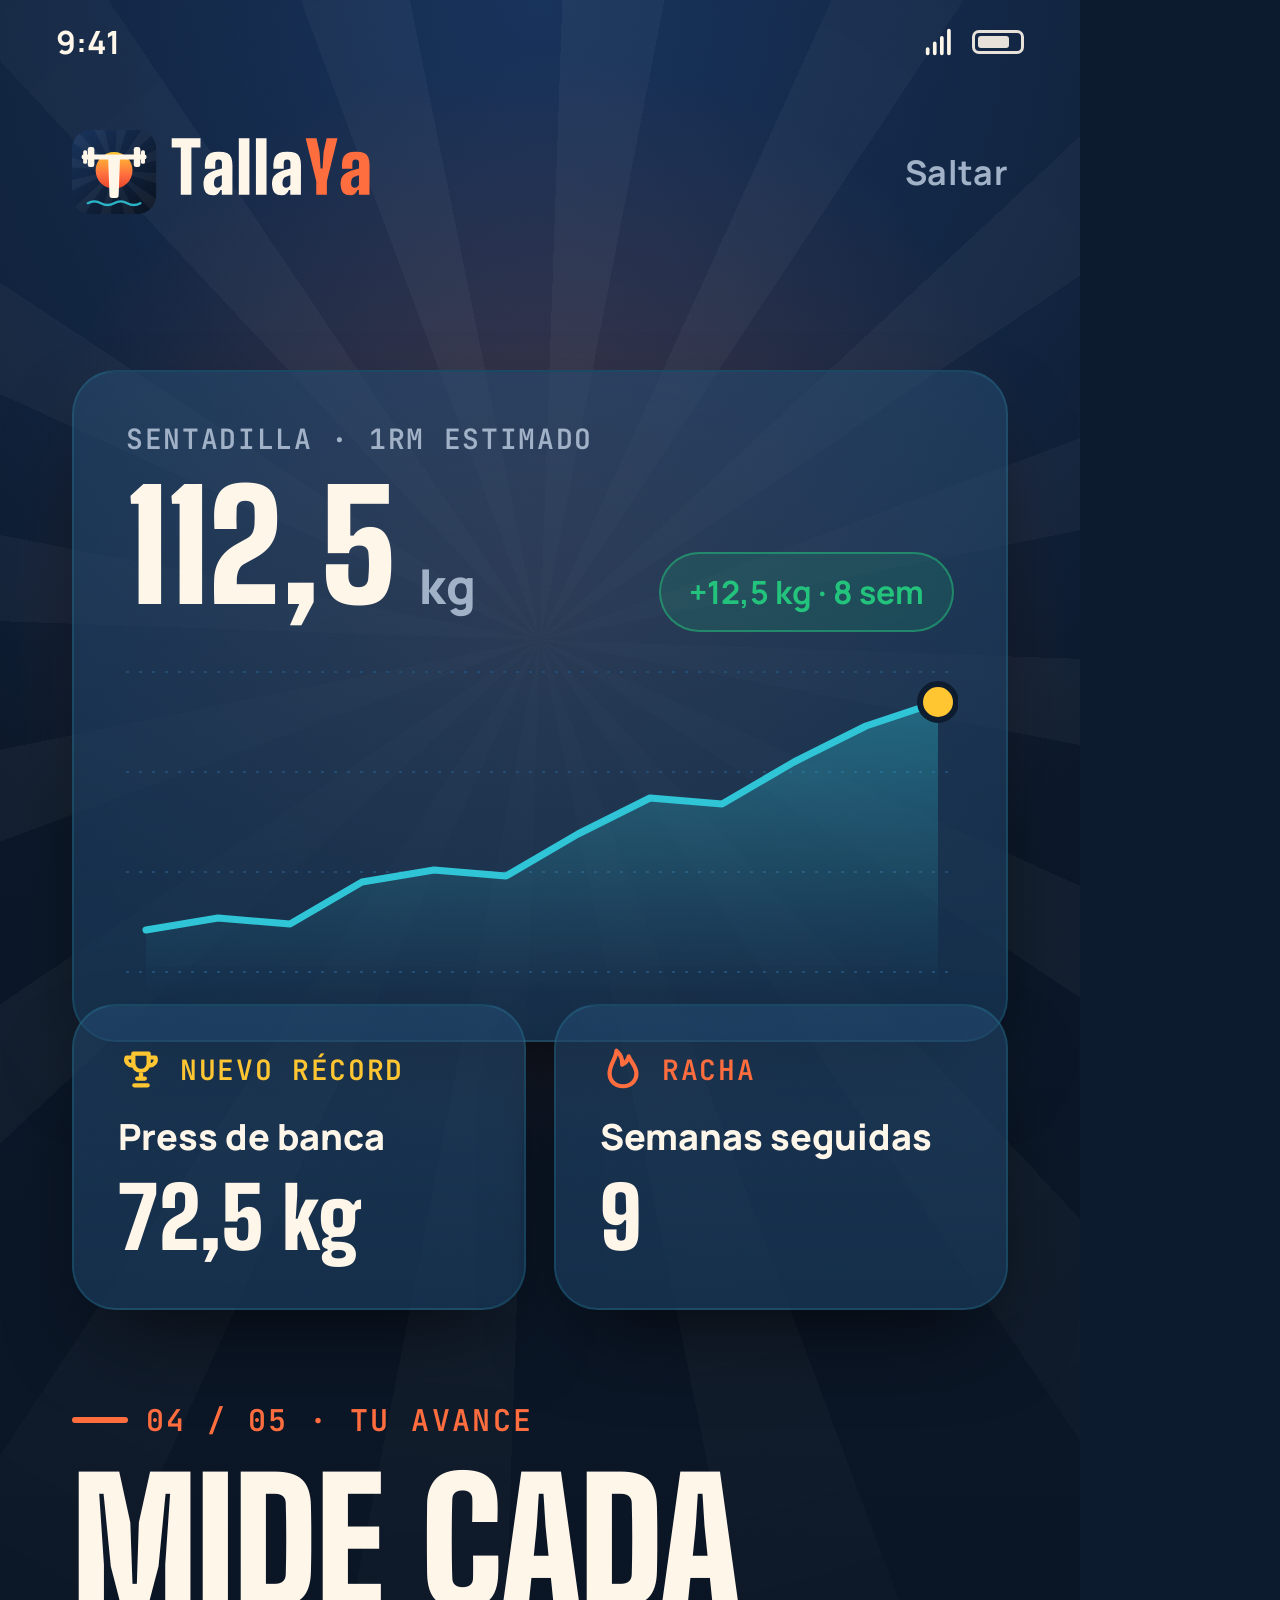
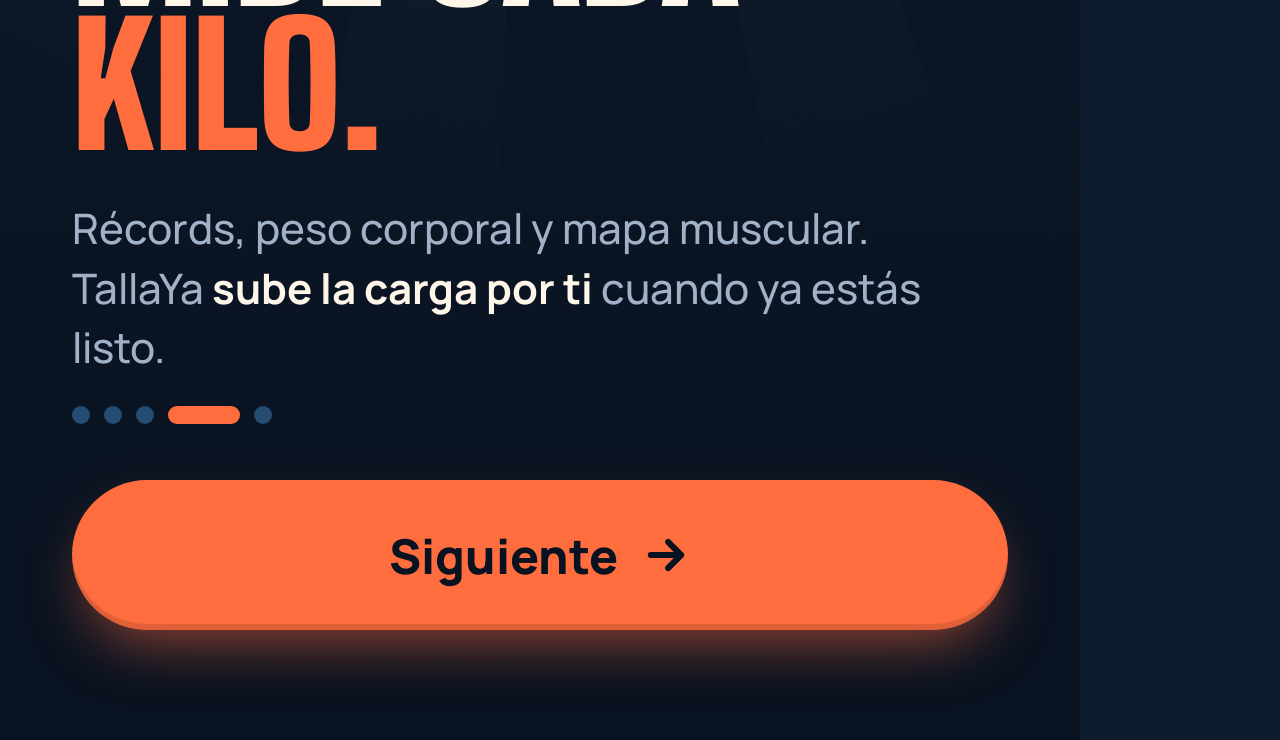
<file: brand/onboarding/tallaya-onboarding-4-progreso.html>
<!doctype html><html lang="es-CU"><head><meta charset="utf-8"><title>TallaYa · onboarding 4</title><style>
@font-face{font-family:'Big Shoulders Display';src:url('../fonts/big-shoulders-display-latin-700-normal.woff2') format('woff2');font-weight:700;font-display:block}
@font-face{font-family:'Big Shoulders Display';src:url('../fonts/big-shoulders-display-latin-800-normal.woff2') format('woff2');font-weight:800;font-display:block}
@font-face{font-family:'Big Shoulders Display';src:url('../fonts/big-shoulders-display-latin-900-normal.woff2') format('woff2');font-weight:900;font-display:block}
@font-face{font-family:'Manrope';src:url('../fonts/manrope-latin-400-normal.woff2') format('woff2');font-weight:400;font-display:block}
@font-face{font-family:'Manrope';src:url('../fonts/manrope-latin-500-normal.woff2') format('woff2');font-weight:500;font-display:block}
@font-face{font-family:'Manrope';src:url('../fonts/manrope-latin-600-normal.woff2') format('woff2');font-weight:600;font-display:block}
@font-face{font-family:'Manrope';src:url('../fonts/manrope-latin-700-normal.woff2') format('woff2');font-weight:700;font-display:block}
@font-face{font-family:'Manrope';src:url('../fonts/manrope-latin-800-normal.woff2') format('woff2');font-weight:800;font-display:block}
@font-face{font-family:'JetBrains Mono';src:url('../fonts/jetbrains-mono-latin-600-normal.woff2') format('woff2');font-weight:600;font-display:block}
:root{--noche:#0D1B2E;--tinta:#08111F;--malecon:#16324F;--borde:#244A70;--mamey:#FF6B3D;
--sol:#FFC531;--palma:#22C27A;--turquesa:#2EC4D6;--cal:#FFF6EA;--suave:#9FB0C6}
*{box-sizing:border-box;margin:0;padding:0}
html,body{width:1080px;height:2340px;overflow:hidden;background:var(--noche)}
body{font-family:Manrope,sans-serif;color:var(--cal);position:relative}
.sky{position:absolute;inset:0;background:
  radial-gradient(70% 34% at 50% 26%, rgba(255,107,61,.22), transparent 70%),
  radial-gradient(120% 60% at 50% 0%, #17325A 0%, transparent 70%),
  linear-gradient(180deg, var(--noche) 0%, var(--tinta) 100%)}
.rays{position:absolute;left:50%;top:640px;width:3000px;height:3000px;margin:-1500px 0 0 -1500px;
  background:repeating-conic-gradient(from 2deg, rgba(255,255,255,.035) 0 9deg, transparent 9deg 22.5deg);
  -webkit-mask:radial-gradient(circle, #000 0 30%, transparent 62%)}
.grain{position:absolute;inset:0;background:url("data:image/svg+xml,%3Csvg xmlns='http://www.w3.org/2000/svg' width='240' height='240'%3E%3Cfilter id='n'%3E%3CfeTurbulence type='fractalNoise' baseFrequency='.85' numOctaves='3' stitchTiles='stitch'/%3E%3CfeColorMatrix values='0 0 0 0 1 0 0 0 0 1 0 0 0 0 1 0 0 0 .55 0'/%3E%3C/filter%3E%3Crect width='100%25' height='100%25' filter='url(%23n)'/%3E%3C/svg%3E");opacity:.07;mix-blend-mode:overlay}
.status{position:absolute;top:0;left:0;right:0;height:84px;display:flex;justify-content:space-between;align-items:center;
  padding:0 56px;font:700 32px Manrope;color:var(--cal)}
.status i{display:inline-block;width:52px;height:24px;border:3px solid var(--cal);border-radius:7px;position:relative;opacity:.9}
.status i:after{content:'';position:absolute;inset:3px;right:12px;background:var(--cal);border-radius:3px}
.top{position:absolute;top:130px;left:72px;right:72px;display:flex;justify-content:space-between;align-items:center}
.top img{height:84px}
.skip{font:700 34px Manrope;color:var(--suave);letter-spacing:.01em}
.art{position:absolute;top:290px;left:0;right:0;height:1080px;display:flex;align-items:center;justify-content:center}
.copy{position:absolute;left:72px;right:72px;top:1400px}
.kicker{font:600 30px 'JetBrains Mono';color:var(--mamey);letter-spacing:.08em;text-transform:uppercase;display:flex;gap:18px;align-items:center}
.kicker:before{content:'';width:56px;height:6px;background:var(--mamey);border-radius:3px}
h1{font:900 168px/.86 'Big Shoulders Display';text-transform:uppercase;letter-spacing:-.005em;margin-top:30px}
h1 em{font-style:normal;color:var(--mamey)}
p.body{font:500 42px/1.42 Manrope;color:var(--suave);margin-top:40px;max-width:900px}
p.body b{color:var(--cal);font-weight:700}
.bottom{position:absolute;left:72px;right:72px;bottom:110px}
.dots{display:flex;gap:14px;margin-bottom:56px}
.dot{width:18px;height:18px;border-radius:9px;background:var(--borde)}
.dot.on{width:72px;background:var(--mamey)}
.cta{height:150px;border-radius:999px;background:var(--mamey);color:var(--tinta);display:flex;align-items:center;justify-content:center;
  gap:22px;font:800 48px Manrope;box-shadow:0 26px 60px -18px rgba(255,107,61,.6), inset 0 -6px 0 rgba(0,0,0,.12)}
.foot{text-align:center;font:600 32px Manrope;color:var(--suave);margin-top:34px}
.card{background:linear-gradient(180deg, rgba(36,74,112,.55), rgba(22,50,79,.85));border:2px solid rgba(46,196,214,.14);
  border-radius:44px;box-shadow:0 40px 90px -30px rgba(0,0,0,.7)}
.chip{display:inline-flex;align-items:center;gap:14px;border-radius:999px;padding:16px 28px;font:700 32px Manrope;
  background:rgba(255,246,234,.06);border:2px solid var(--borde)}
.num{font-family:'Big Shoulders Display';font-weight:900;font-variant-numeric:tabular-nums}
</style></head><body>
<div class="sky"></div><div class="rays"></div>
<div class="status"><span>9:41</span><span style="display:flex;gap:16px;align-items:center"><svg width="34" height="34" viewBox="0 0 24 24" fill="none" stroke="#FFF6EA" stroke-width="2.6" stroke-linecap="round" stroke-linejoin="round"><path d="M4 20v-3M9 20v-7M14 20v-11M19 20V4" /></svg><i></i></span></div>
<div class="top"><img src="../svg/tallaya-horizontal-dark.svg" alt="TallaYa"><span class="skip">Saltar</span></div>
<div class="art"><div style="position:relative;width:936px;height:980px">
        <div class="card" style="position:absolute;left:0;right:0;top:30px;padding:48px 52px">
          <div style="font:700 28px 'JetBrains Mono';color:#9FB0C6;letter-spacing:.06em">SENTADILLA · 1RM ESTIMADO</div>
          <div style="display:flex;align-items:baseline;gap:22px;margin-top:14px"><span class="num" style="font-size:150px;line-height:1">112,5</span><span style="font:800 48px Manrope;color:#9FB0C6">kg</span>
            <span class="chip" style="margin-left:auto;background:rgba(34,194,122,.14);border-color:rgba(34,194,122,.5);color:#22C27A">+12,5 kg · 8 sem</span></div>
          <svg width="832" height="340" style="margin-top:20px;display:block">
            <defs><linearGradient id="ar" x1="0" y1="0" x2="0" y2="1"><stop offset="0" stop-color="#2EC4D6" stop-opacity=".35"/><stop offset="1" stop-color="#2EC4D6" stop-opacity="0"/></linearGradient></defs>
            <line x1="0" x2="832" y1="20" y2="20" stroke="#244A70" stroke-width="2" stroke-dasharray="3 10"/><line x1="0" x2="832" y1="120" y2="120" stroke="#244A70" stroke-width="2" stroke-dasharray="3 10"/><line x1="0" x2="832" y1="220" y2="220" stroke="#244A70" stroke-width="2" stroke-dasharray="3 10"/><line x1="0" x2="832" y1="320" y2="320" stroke="#244A70" stroke-width="2" stroke-dasharray="3 10"/>
            <path d="M20.0 278.0 L92.0 266.0 L164.0 272.0 L236.0 230.0 L308.0 218.0 L380.0 224.0 L452.0 182.0 L524.0 146.0 L596.0 152.0 L668.0 110.0 L740.0 74.0 L812.0 50.0 L812 340 L20 340 Z" fill="url(#ar)"/>
            <path d="M20.0 278.0 L92.0 266.0 L164.0 272.0 L236.0 230.0 L308.0 218.0 L380.0 224.0 L452.0 182.0 L524.0 146.0 L596.0 152.0 L668.0 110.0 L740.0 74.0 L812.0 50.0" fill="none" stroke="#2EC4D6" stroke-width="7" stroke-linejoin="round" stroke-linecap="round"/>
            <circle cx="812" cy="50" r="18" fill="#FFC531" stroke="#0D1B2E" stroke-width="6"/>
          </svg></div>
        <div style="position:absolute;left:0;right:0;bottom:10px;display:flex;gap:28px">
          <div class="card" style="flex:1;padding:40px 44px"><div style="display:flex;align-items:center;gap:16px;color:#FFC531"><svg width="46" height="46" viewBox="0 0 24 24" fill="none" stroke="#FFC531" stroke-width="2.2" stroke-linecap="round" stroke-linejoin="round"><path d="M8 4h8v5a4 4 0 0 1-8 0V4zM8 6H4.5a3 3 0 0 0 3.5 4M16 6h3.5a3 3 0 0 1-3.5 4M12 13v4M8.5 20.5h7M10 17h4" /></svg><span style="font:700 28px 'JetBrains Mono';letter-spacing:.06em">NUEVO RÉCORD</span></div>
            <div style="font:800 36px Manrope;margin-top:20px">Press de banca</div><div class="num" style="font-size:84px;margin-top:6px">72,5 kg</div></div>
          <div class="card" style="flex:1;padding:40px 44px"><div style="display:flex;align-items:center;gap:16px;color:#FF6B3D"><svg width="46" height="46" viewBox="0 0 24 24" fill="none" stroke="#FF6B3D" stroke-width="2.2" stroke-linecap="round" stroke-linejoin="round"><path d="M12 21c4 0 7-2.7 7-6.6 0-3.6-2.6-5.6-4-8.9-.6 2.4-2 3.6-3.4 4.2.2-2.6-.8-5.3-3-7.2C8.4 6.8 5 9.3 5 14.4 5 18.3 8 21 12 21z" /></svg><span style="font:700 28px 'JetBrains Mono';letter-spacing:.06em">RACHA</span></div>
            <div style="font:800 36px Manrope;margin-top:20px">Semanas seguidas</div><div class="num" style="font-size:84px;margin-top:6px">9</div></div>
        </div></div></div>
<div class="copy" style="top:1400px"><div class="kicker">04 / 05 · Tu avance</div>
<h1>Mide cada<br><em>kilo.</em></h1><p class="body">Récords, peso corporal y mapa muscular. TallaYa <b>sube la carga por ti</b> cuando ya estás listo.</p></div>
<div class="bottom"><div class="dots"><span class="dot"></span><span class="dot"></span><span class="dot"></span><span class="dot on"></span><span class="dot"></span></div><div class="cta">Siguiente <svg width="52" height="52" viewBox="0 0 24 24" fill="none" stroke="#08111F" stroke-width="2.8" stroke-linecap="round" stroke-linejoin="round"><path d="M5 12h14M13 6l6 6-6 6" /></svg></div></div>
<div class="grain"></div>
</body></html>
</file>
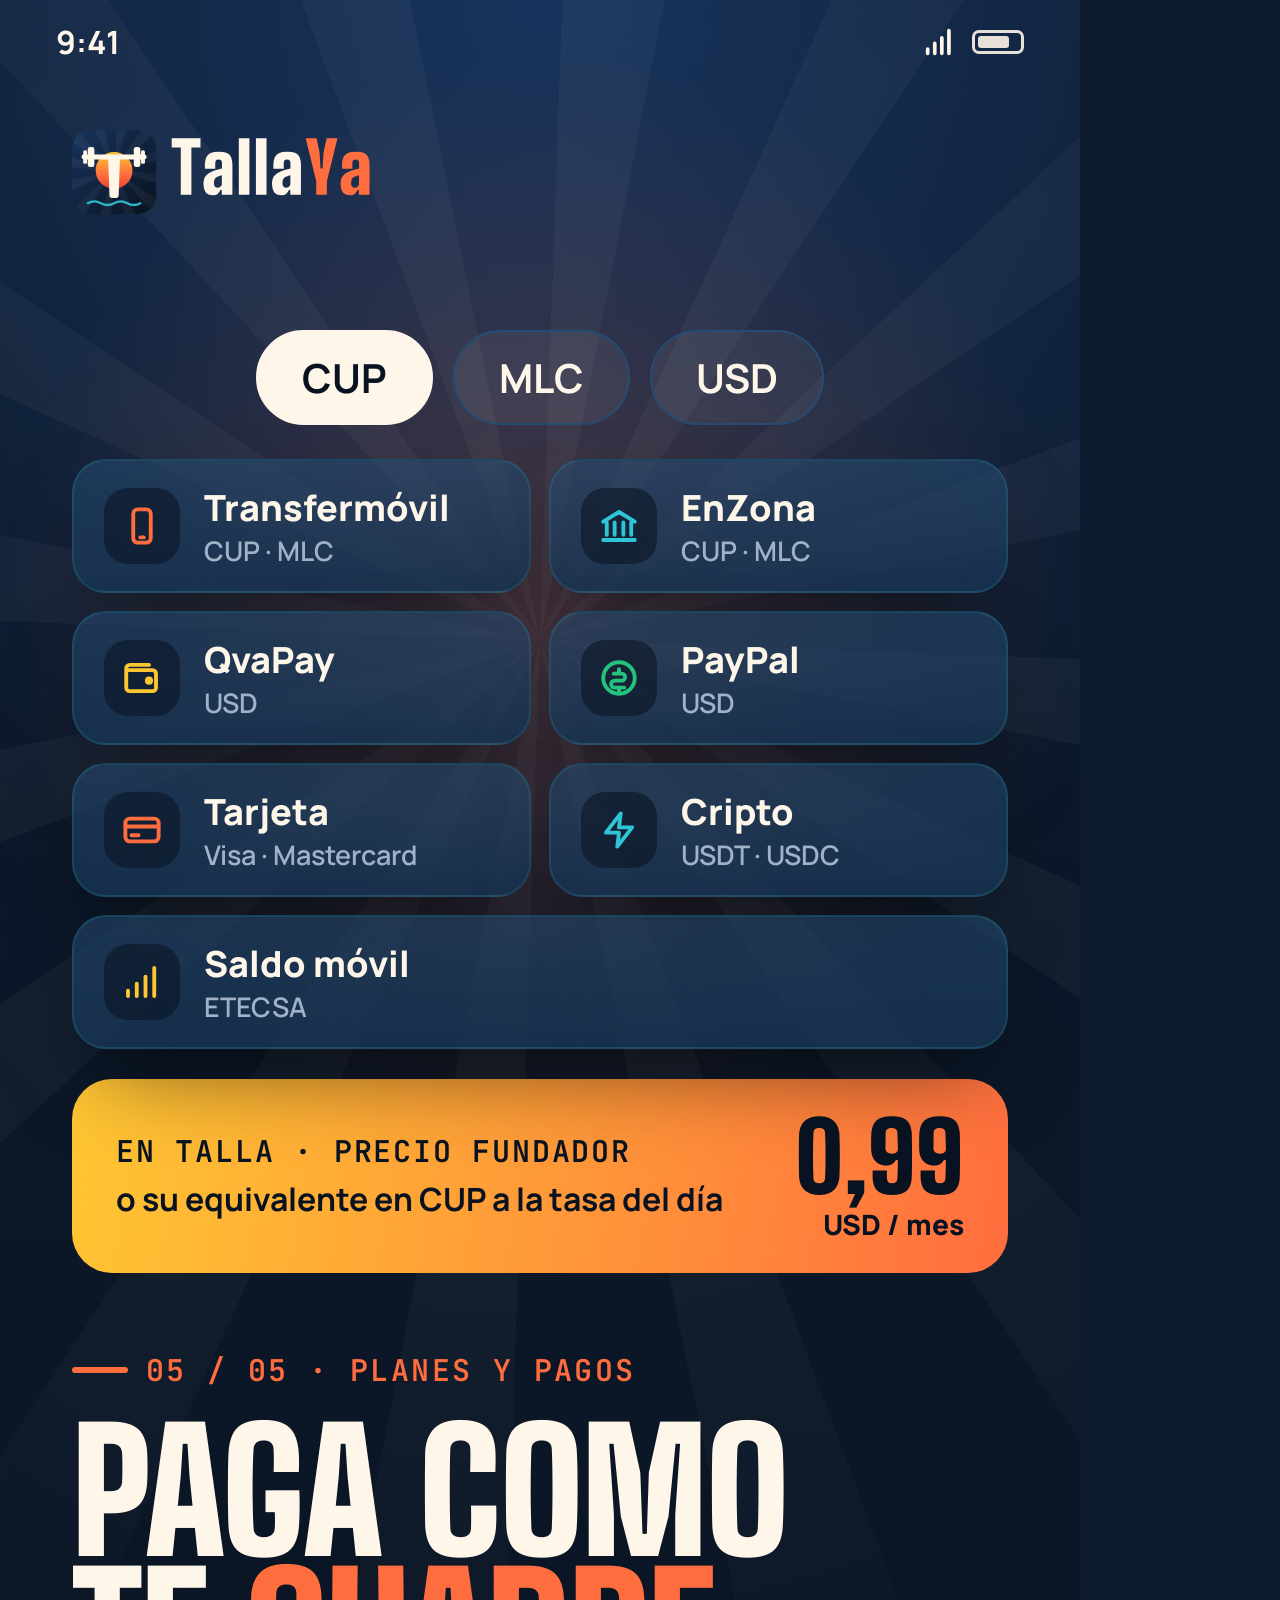
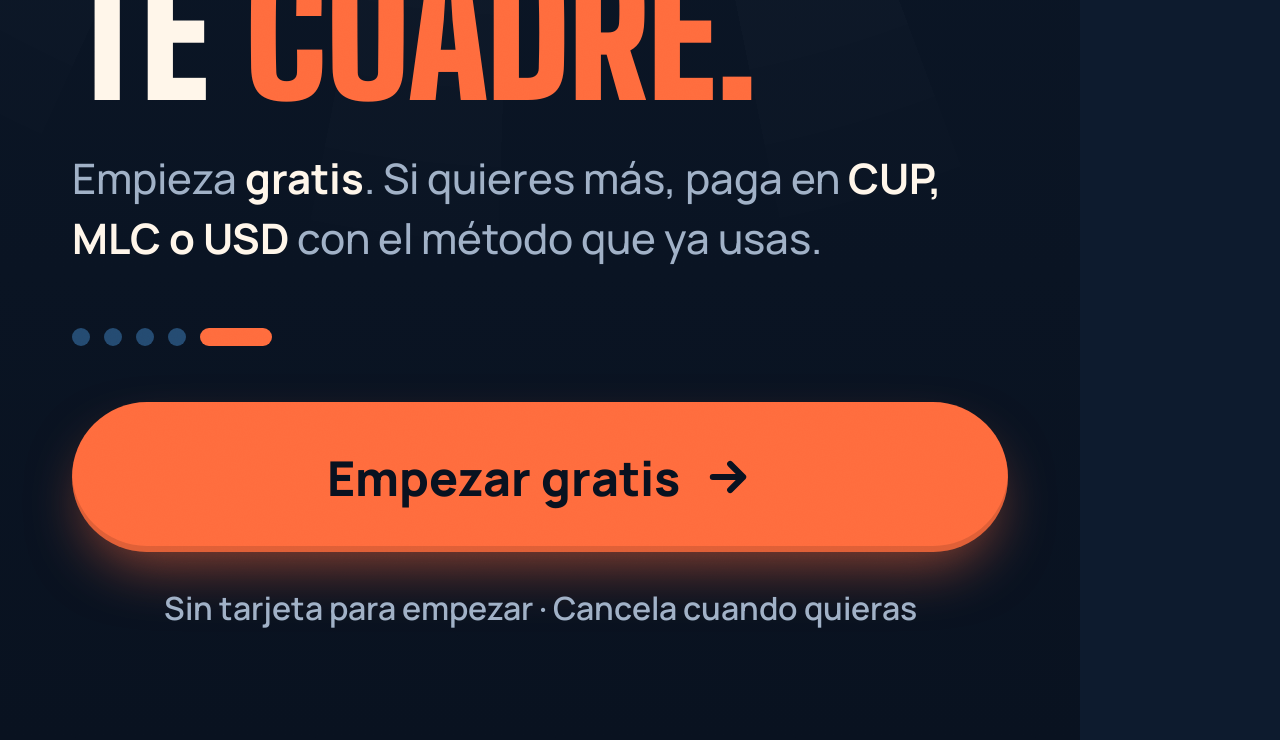
<file: brand/onboarding/tallaya-onboarding-5-pagos.html>
<!doctype html><html lang="es-CU"><head><meta charset="utf-8"><title>TallaYa · onboarding 5</title><style>
@font-face{font-family:'Big Shoulders Display';src:url('../fonts/big-shoulders-display-latin-700-normal.woff2') format('woff2');font-weight:700;font-display:block}
@font-face{font-family:'Big Shoulders Display';src:url('../fonts/big-shoulders-display-latin-800-normal.woff2') format('woff2');font-weight:800;font-display:block}
@font-face{font-family:'Big Shoulders Display';src:url('../fonts/big-shoulders-display-latin-900-normal.woff2') format('woff2');font-weight:900;font-display:block}
@font-face{font-family:'Manrope';src:url('../fonts/manrope-latin-400-normal.woff2') format('woff2');font-weight:400;font-display:block}
@font-face{font-family:'Manrope';src:url('../fonts/manrope-latin-500-normal.woff2') format('woff2');font-weight:500;font-display:block}
@font-face{font-family:'Manrope';src:url('../fonts/manrope-latin-600-normal.woff2') format('woff2');font-weight:600;font-display:block}
@font-face{font-family:'Manrope';src:url('../fonts/manrope-latin-700-normal.woff2') format('woff2');font-weight:700;font-display:block}
@font-face{font-family:'Manrope';src:url('../fonts/manrope-latin-800-normal.woff2') format('woff2');font-weight:800;font-display:block}
@font-face{font-family:'JetBrains Mono';src:url('../fonts/jetbrains-mono-latin-600-normal.woff2') format('woff2');font-weight:600;font-display:block}
:root{--noche:#0D1B2E;--tinta:#08111F;--malecon:#16324F;--borde:#244A70;--mamey:#FF6B3D;
--sol:#FFC531;--palma:#22C27A;--turquesa:#2EC4D6;--cal:#FFF6EA;--suave:#9FB0C6}
*{box-sizing:border-box;margin:0;padding:0}
html,body{width:1080px;height:2340px;overflow:hidden;background:var(--noche)}
body{font-family:Manrope,sans-serif;color:var(--cal);position:relative}
.sky{position:absolute;inset:0;background:
  radial-gradient(70% 34% at 50% 26%, rgba(255,107,61,.22), transparent 70%),
  radial-gradient(120% 60% at 50% 0%, #17325A 0%, transparent 70%),
  linear-gradient(180deg, var(--noche) 0%, var(--tinta) 100%)}
.rays{position:absolute;left:50%;top:640px;width:3000px;height:3000px;margin:-1500px 0 0 -1500px;
  background:repeating-conic-gradient(from 2deg, rgba(255,255,255,.035) 0 9deg, transparent 9deg 22.5deg);
  -webkit-mask:radial-gradient(circle, #000 0 30%, transparent 62%)}
.grain{position:absolute;inset:0;background:url("data:image/svg+xml,%3Csvg xmlns='http://www.w3.org/2000/svg' width='240' height='240'%3E%3Cfilter id='n'%3E%3CfeTurbulence type='fractalNoise' baseFrequency='.85' numOctaves='3' stitchTiles='stitch'/%3E%3CfeColorMatrix values='0 0 0 0 1 0 0 0 0 1 0 0 0 0 1 0 0 0 .55 0'/%3E%3C/filter%3E%3Crect width='100%25' height='100%25' filter='url(%23n)'/%3E%3C/svg%3E");opacity:.07;mix-blend-mode:overlay}
.status{position:absolute;top:0;left:0;right:0;height:84px;display:flex;justify-content:space-between;align-items:center;
  padding:0 56px;font:700 32px Manrope;color:var(--cal)}
.status i{display:inline-block;width:52px;height:24px;border:3px solid var(--cal);border-radius:7px;position:relative;opacity:.9}
.status i:after{content:'';position:absolute;inset:3px;right:12px;background:var(--cal);border-radius:3px}
.top{position:absolute;top:130px;left:72px;right:72px;display:flex;justify-content:space-between;align-items:center}
.top img{height:84px}
.skip{font:700 34px Manrope;color:var(--suave);letter-spacing:.01em}
.art{position:absolute;top:290px;left:0;right:0;height:1080px;display:flex;align-items:center;justify-content:center}
.copy{position:absolute;left:72px;right:72px;top:1400px}
.kicker{font:600 30px 'JetBrains Mono';color:var(--mamey);letter-spacing:.08em;text-transform:uppercase;display:flex;gap:18px;align-items:center}
.kicker:before{content:'';width:56px;height:6px;background:var(--mamey);border-radius:3px}
h1{font:900 168px/.86 'Big Shoulders Display';text-transform:uppercase;letter-spacing:-.005em;margin-top:30px}
h1 em{font-style:normal;color:var(--mamey)}
p.body{font:500 42px/1.42 Manrope;color:var(--suave);margin-top:40px;max-width:900px}
p.body b{color:var(--cal);font-weight:700}
.bottom{position:absolute;left:72px;right:72px;bottom:110px}
.dots{display:flex;gap:14px;margin-bottom:56px}
.dot{width:18px;height:18px;border-radius:9px;background:var(--borde)}
.dot.on{width:72px;background:var(--mamey)}
.cta{height:150px;border-radius:999px;background:var(--mamey);color:var(--tinta);display:flex;align-items:center;justify-content:center;
  gap:22px;font:800 48px Manrope;box-shadow:0 26px 60px -18px rgba(255,107,61,.6), inset 0 -6px 0 rgba(0,0,0,.12)}
.foot{text-align:center;font:600 32px Manrope;color:var(--suave);margin-top:34px}
.card{background:linear-gradient(180deg, rgba(36,74,112,.55), rgba(22,50,79,.85));border:2px solid rgba(46,196,214,.14);
  border-radius:44px;box-shadow:0 40px 90px -30px rgba(0,0,0,.7)}
.chip{display:inline-flex;align-items:center;gap:14px;border-radius:999px;padding:16px 28px;font:700 32px Manrope;
  background:rgba(255,246,234,.06);border:2px solid var(--borde)}
.num{font-family:'Big Shoulders Display';font-weight:900;font-variant-numeric:tabular-nums}
</style></head><body>
<div class="sky"></div><div class="rays"></div>
<div class="status"><span>9:41</span><span style="display:flex;gap:16px;align-items:center"><svg width="34" height="34" viewBox="0 0 24 24" fill="none" stroke="#FFF6EA" stroke-width="2.6" stroke-linecap="round" stroke-linejoin="round"><path d="M4 20v-3M9 20v-7M14 20v-11M19 20V4" /></svg><i></i></span></div>
<div class="top"><img src="../svg/tallaya-horizontal-dark.svg" alt="TallaYa"><span class="skip"></span></div>
<div class="art"><div style="position:relative;width:936px;height:1000px">
        <div style="display:flex;gap:20px;justify-content:center"><span class="chip" style="font-size:40px;padding:18px 44px;background:#FFF6EA;color:#08111F;border-color:#FFF6EA">CUP</span><span class="chip" style="font-size:40px;padding:18px 44px;">MLC</span><span class="chip" style="font-size:40px;padding:18px 44px;">USD</span></div>
        <div style="display:grid;grid-template-columns:1fr 1fr;gap:18px;margin-top:34px">
          <div class="card" style="border-radius:34px;padding:22px 30px;display:flex;align-items:center;gap:24px;">
            <span style="width:76px;height:76px;border-radius:24px;background:rgba(8,17,31,.55);display:flex;align-items:center;justify-content:center;flex:none"><svg width="42" height="42" viewBox="0 0 24 24" fill="none" stroke="#FF6B3D" stroke-width="2.2" stroke-linecap="round" stroke-linejoin="round"><rect x="7" y="2.5" width="10" height="19" rx="2.5" /><path d="M11 18.5h2" /></svg></span>
            <div><div style="font:800 36px Manrope">Transfermóvil</div><div style="font:600 27px Manrope;color:#9FB0C6">CUP · MLC</div></div></div>
          <div class="card" style="border-radius:34px;padding:22px 30px;display:flex;align-items:center;gap:24px;">
            <span style="width:76px;height:76px;border-radius:24px;background:rgba(8,17,31,.55);display:flex;align-items:center;justify-content:center;flex:none"><svg width="42" height="42" viewBox="0 0 24 24" fill="none" stroke="#2EC4D6" stroke-width="2.2" stroke-linecap="round" stroke-linejoin="round"><path d="M3 9.5L12 4l9 5.5M5 10v7M9.5 10v7M14.5 10v7M19 10v7M3 20h18" /></svg></span>
            <div><div style="font:800 36px Manrope">EnZona</div><div style="font:600 27px Manrope;color:#9FB0C6">CUP · MLC</div></div></div>
          <div class="card" style="border-radius:34px;padding:22px 30px;display:flex;align-items:center;gap:24px;">
            <span style="width:76px;height:76px;border-radius:24px;background:rgba(8,17,31,.55);display:flex;align-items:center;justify-content:center;flex:none"><svg width="42" height="42" viewBox="0 0 24 24" fill="none" stroke="#FFC531" stroke-width="2.2" stroke-linecap="round" stroke-linejoin="round"><path d="M4 7.5h14a2 2 0 0 1 2 2v8a2 2 0 0 1-2 2H5a2 2 0 0 1-2-2V6.5a2 2 0 0 1 2-2h11" /><circle cx="16" cy="13.5" r="1.2" /></svg></span>
            <div><div style="font:800 36px Manrope">QvaPay</div><div style="font:600 27px Manrope;color:#9FB0C6">USD</div></div></div>
          <div class="card" style="border-radius:34px;padding:22px 30px;display:flex;align-items:center;gap:24px;">
            <span style="width:76px;height:76px;border-radius:24px;background:rgba(8,17,31,.55);display:flex;align-items:center;justify-content:center;flex:none"><svg width="42" height="42" viewBox="0 0 24 24" fill="none" stroke="#22C27A" stroke-width="2.2" stroke-linecap="round" stroke-linejoin="round"><circle cx="12" cy="12" r="9" /><path d="M9 9.5h4.5a2 2 0 0 1 0 4H9.5a2 2 0 0 0 0 4H15M12 7v2.5M12 17.5V20" /></svg></span>
            <div><div style="font:800 36px Manrope">PayPal</div><div style="font:600 27px Manrope;color:#9FB0C6">USD</div></div></div>
          <div class="card" style="border-radius:34px;padding:22px 30px;display:flex;align-items:center;gap:24px;">
            <span style="width:76px;height:76px;border-radius:24px;background:rgba(8,17,31,.55);display:flex;align-items:center;justify-content:center;flex:none"><svg width="42" height="42" viewBox="0 0 24 24" fill="none" stroke="#FF6B3D" stroke-width="2.2" stroke-linecap="round" stroke-linejoin="round"><rect x="2.5" y="5.5" width="19" height="13" rx="2.5" /><path d="M2.5 10h19M6 15h4" /></svg></span>
            <div><div style="font:800 36px Manrope">Tarjeta</div><div style="font:600 27px Manrope;color:#9FB0C6">Visa · Mastercard</div></div></div>
          <div class="card" style="border-radius:34px;padding:22px 30px;display:flex;align-items:center;gap:24px;">
            <span style="width:76px;height:76px;border-radius:24px;background:rgba(8,17,31,.55);display:flex;align-items:center;justify-content:center;flex:none"><svg width="42" height="42" viewBox="0 0 24 24" fill="none" stroke="#2EC4D6" stroke-width="2.2" stroke-linecap="round" stroke-linejoin="round"><path d="M13 2.5L4.5 13.5H12l-1 8L19.5 10.5H12l1-8z" /></svg></span>
            <div><div style="font:800 36px Manrope">Cripto</div><div style="font:600 27px Manrope;color:#9FB0C6">USDT · USDC</div></div></div>
          <div class="card" style="border-radius:34px;padding:22px 30px;display:flex;align-items:center;gap:24px;grid-column:span 2">
            <span style="width:76px;height:76px;border-radius:24px;background:rgba(8,17,31,.55);display:flex;align-items:center;justify-content:center;flex:none"><svg width="42" height="42" viewBox="0 0 24 24" fill="none" stroke="#FFC531" stroke-width="2.2" stroke-linecap="round" stroke-linejoin="round"><path d="M4 20v-3M9 20v-7M14 20v-11M19 20V4" /></svg></span>
            <div><div style="font:800 36px Manrope">Saldo móvil</div><div style="font:600 27px Manrope;color:#9FB0C6">ETECSA</div></div></div></div>
        <div style="margin-top:30px;border-radius:40px;padding:30px 44px;background:linear-gradient(100deg, #FFC531, #FF6B3D);color:#08111F;display:flex;align-items:center;justify-content:space-between">
          <div><div style="font:800 30px 'JetBrains Mono';letter-spacing:.06em">EN TALLA · PRECIO FUNDADOR</div><div style="font:700 32px Manrope;margin-top:6px">o su equivalente en CUP a la tasa del día</div></div>
          <div style="text-align:right"><span class="num" style="font-size:96px;line-height:1">0,99</span><div style="font:800 28px Manrope">USD / mes</div></div></div>
      </div></div>
<div class="copy" style="top:1350px"><div class="kicker">05 / 05 · Planes y pagos</div>
<h1>Paga como<br>te <em>cuadre.</em></h1><p class="body">Empieza <b>gratis</b>. Si quieres más, paga en <b>CUP, MLC o USD</b> con el método que ya usas.</p></div>
<div class="bottom"><div class="dots"><span class="dot"></span><span class="dot"></span><span class="dot"></span><span class="dot"></span><span class="dot on"></span></div><div class="cta">Empezar gratis <svg width="52" height="52" viewBox="0 0 24 24" fill="none" stroke="#08111F" stroke-width="2.8" stroke-linecap="round" stroke-linejoin="round"><path d="M5 12h14M13 6l6 6-6 6" /></svg></div><div class="foot">Sin tarjeta para empezar · Cancela cuando quieras</div></div>
<div class="grain"></div>
</body></html>
</file>
